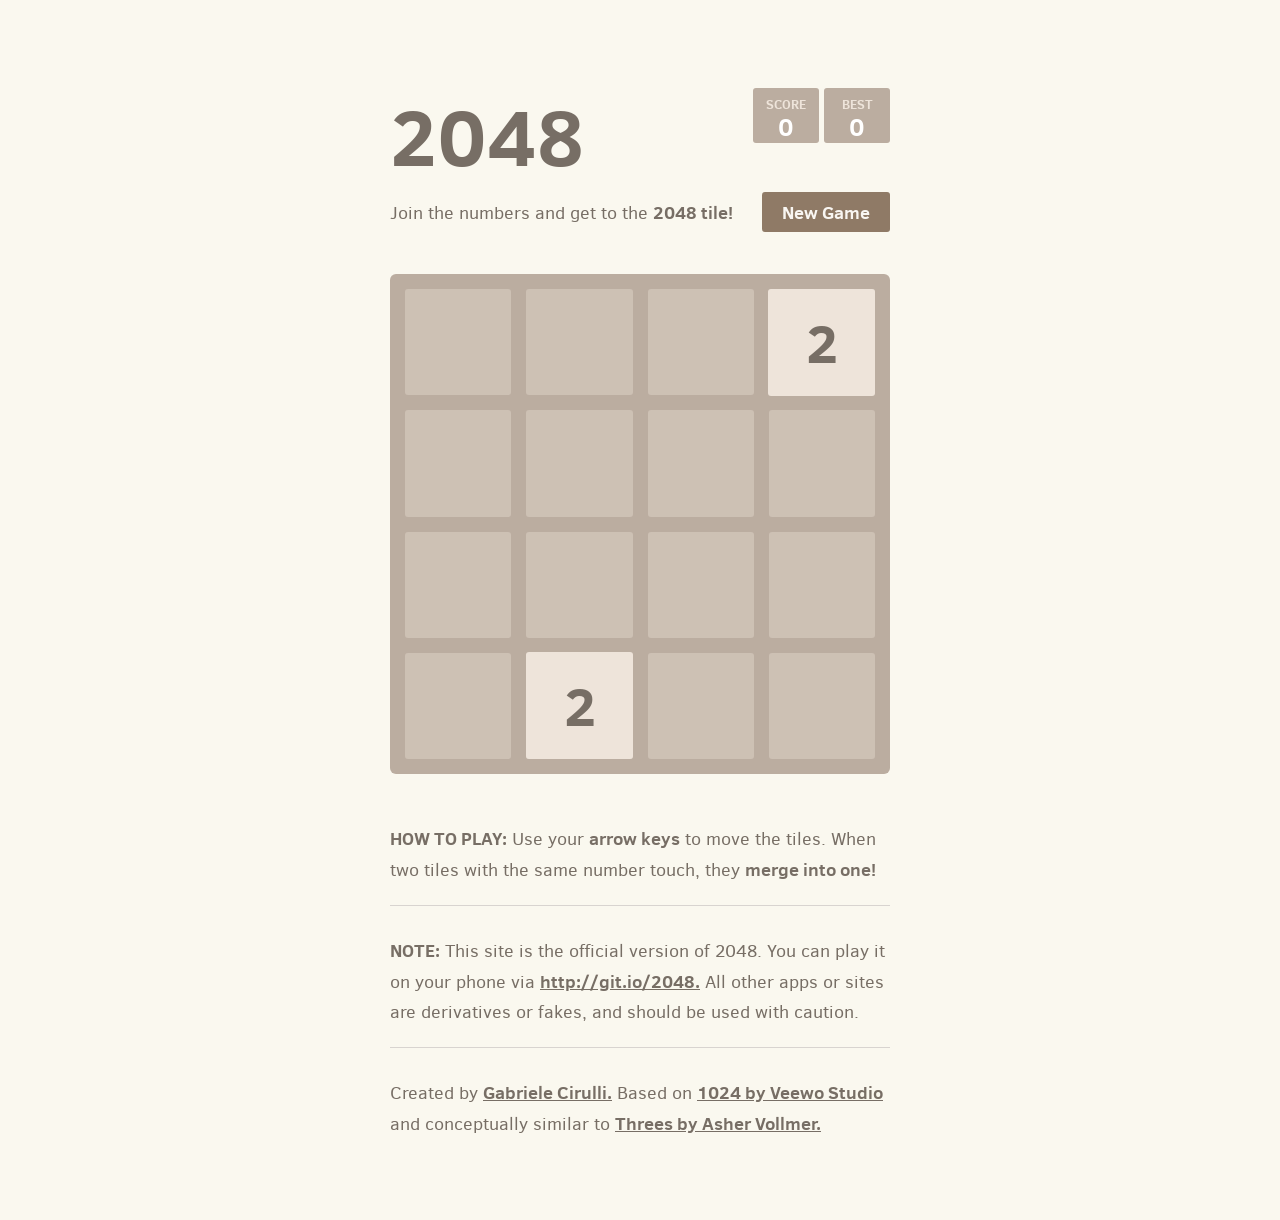
<file: games/ports/2048/index.html>
<!DOCTYPE html>
<html>
<head>
  <meta charset="utf-8">
  <title>2048</title>

  <link href="style/main.css" rel="stylesheet" type="text/css">
  <link rel="shortcut icon" href="favicon.ico">
  <link rel="apple-touch-icon" href="meta/apple-touch-icon.png">
  <link rel="apple-touch-startup-image" href="meta/apple-touch-startup-image-640x1096.png" media="(device-width: 320px) and (device-height: 568px) and (-webkit-device-pixel-ratio: 2)"> <!-- iPhone 5+ -->
  <link rel="apple-touch-startup-image" href="meta/apple-touch-startup-image-640x920.png"  media="(device-width: 320px) and (device-height: 480px) and (-webkit-device-pixel-ratio: 2)"> <!-- iPhone, retina -->
  <meta name="apple-mobile-web-app-capable" content="yes">
  <meta name="apple-mobile-web-app-status-bar-style" content="black">

  <meta name="HandheldFriendly" content="True">
  <meta name="MobileOptimized" content="320">
  <meta name="viewport" content="width=device-width, target-densitydpi=160dpi, initial-scale=1.0, maximum-scale=1, user-scalable=no, minimal-ui">
</head>
<body>
  <div class="container">
    <div class="heading">
      <h1 class="title">2048</h1>
      <div class="scores-container">
        <div class="score-container">0</div>
        <div class="best-container">0</div>
      </div>
    </div>

    <div class="above-game">
      <p class="game-intro">Join the numbers and get to the <strong>2048 tile!</strong></p>
      <a class="restart-button">New Game</a>
    </div>

    <div class="game-container">
      <div class="game-message">
        <p></p>
        <div class="lower">
	        <a class="keep-playing-button">Keep going</a>
          <a class="retry-button">Try again</a>
        </div>
      </div>

      <div class="grid-container">
        <div class="grid-row">
          <div class="grid-cell"></div>
          <div class="grid-cell"></div>
          <div class="grid-cell"></div>
          <div class="grid-cell"></div>
        </div>
        <div class="grid-row">
          <div class="grid-cell"></div>
          <div class="grid-cell"></div>
          <div class="grid-cell"></div>
          <div class="grid-cell"></div>
        </div>
        <div class="grid-row">
          <div class="grid-cell"></div>
          <div class="grid-cell"></div>
          <div class="grid-cell"></div>
          <div class="grid-cell"></div>
        </div>
        <div class="grid-row">
          <div class="grid-cell"></div>
          <div class="grid-cell"></div>
          <div class="grid-cell"></div>
          <div class="grid-cell"></div>
        </div>
      </div>

      <div class="tile-container">

      </div>
    </div>

    <p class="game-explanation">
      <strong class="important">How to play:</strong> Use your <strong>arrow keys</strong> to move the tiles. When two tiles with the same number touch, they <strong>merge into one!</strong>
    </p>
    <hr>
    <p>
    <strong class="important">Note:</strong> This site is the official version of 2048. You can play it on your phone via <a href="http://git.io/2048">http://git.io/2048.</a> All other apps or sites are derivatives or fakes, and should be used with caution.
    </p>
    <hr>
    <p>
    Created by <a href="http://gabrielecirulli.com" target="_blank">Gabriele Cirulli.</a> Based on <a href="https://itunes.apple.com/us/app/1024!/id823499224" target="_blank">1024 by Veewo Studio</a> and conceptually similar to <a href="http://asherv.com/threes/" target="_blank">Threes by Asher Vollmer.</a>
    </p>
  </div>

  <script src="js/bind_polyfill.js"></script>
  <script src="js/classlist_polyfill.js"></script>
  <script src="js/animframe_polyfill.js"></script>
  <script src="js/keyboard_input_manager.js"></script>
  <script src="js/html_actuator.js"></script>
  <script src="js/grid.js"></script>
  <script src="js/tile.js"></script>
  <script src="js/local_storage_manager.js"></script>
  <script src="js/game_manager.js"></script>
  <script src="js/application.js"></script>
</body>
</html>
</file>
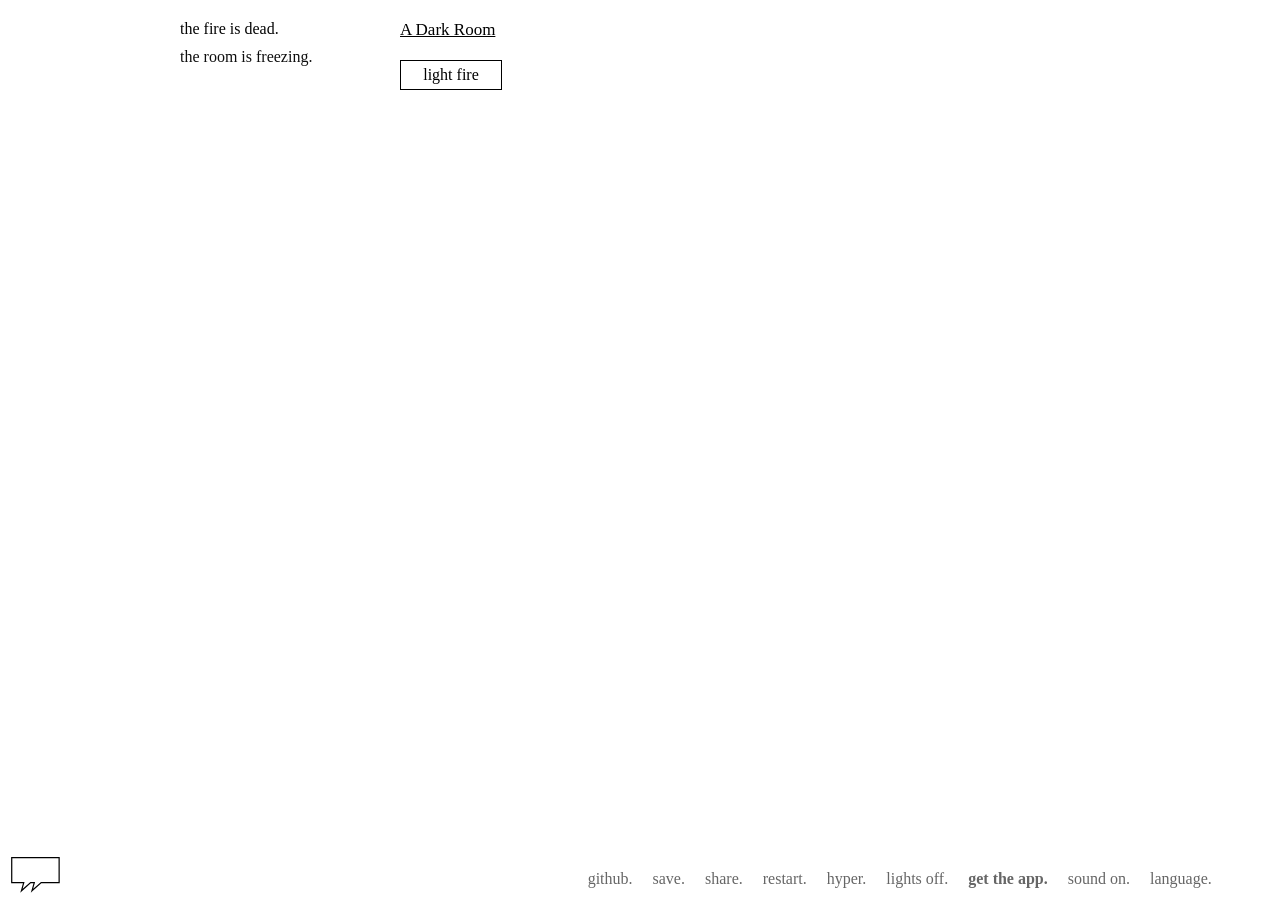
<file: games/ports/adarkroom/index.html>
<!DOCTYPE html>
<html itemscope itemtype="https://schema.org/CreativeWork">
<head>
	<meta charset="UTF-8"/>
	<!--  
		A Dark Room (v1.4)
		==================
		
		A minimalist text adventure by Michael Townsend and all his friends.
		Inspired by Candy Box (https://candybox2.github.io/candybox)
		Contribute on GitHub! (https://github.com/doublespeakgames/adarkroom/)
	-->
	<title>A Dark Room</title>
	<meta itemprop="description" name="description" property="og:description" content="A minimalist text adventure">
	<meta itemprop="image" property="og:image" content="img/adr.png" />
	<meta itemprop="name" property="og:title" content="A Dark Room" />
	<link rel="shortcut icon" href="favicon.ico" />
	<link rel="image_src" href="img/adr.png" />
	<script src="lib/jquery.min.js"></script>
	<script>
		if(!window.jQuery) {
			document.write('<script src="lib/jquery.min.js"><\/script>')
		}
	</script>
	<script src="lib/jquery.color-2.1.2.min.js"></script>
	<script src="lib/jquery.event.move.js"></script>
	<script src="lib/jquery.event.swipe.js"></script>
	<script src="lib/base64.js"></script>
	<script src="lib/translate.js"></script>
	
	<script src="lang/langs.js"></script>
	
	<script>
		// try to read "lang" param's from url
		var lang = decodeURIComponent((new RegExp('[?|&]lang=' + '([^&;]+?)(&|#|;|$)').exec(location.search)||[,""])[1].replace(/\+/g, '%20'))||null;
		// if no language requested, try to read it from local storage
		if(!lang){
			try {
				lang = localStorage.lang;
			} catch(e) {}
		}
		// if a language different than english requested, load all translations
		if(lang && lang != 'en'){
			document.write('<script src="lang/'+lang+'/strings.js"><\/script>');
			document.write('<link rel="stylesheet" type="text/css" href="lang/'+lang+'/main.css" \/>');
		}
	</script>
	
	<script src="script/Button.js"></script>
	<script src="script/audioLibrary.js"></script>
	<script src="script/audio.js"></script>
	<script src="script/engine.js"></script>
	<script src="script/state_manager.js"></script>
	<script src="script/header.js"></script>
	<script src="script/notifications.js"></script>
	<script src="script/events.js"></script>
	<script src="script/room.js"></script>
	<script src="script/outside.js"></script>
	<script src="script/world.js"></script>
	<script src="script/path.js"></script>
	<script src="script/ship.js"></script>
  <script src="script/space.js"></script>
  <script src="script/fabricator.js"></script>
	<script src="script/prestige.js"></script>
	<script src="script/scoring.js"></script>
	<!-- Event modules -->
	<script src="script/events/global.js"></script>
	<script src="script/events/room.js"></script>
	<script src="script/events/outside.js"></script>
	<script src="script/events/encounters.js"></script>
  <script src="script/events/setpieces.js"></script>
  <script src="script/events/marketing.js"></script>
	<script src="script/events/executioner.js"></script>
	
	<script type='text/javascript'>
		var oldIE = false;
	</script>
	<!--[if lt IE 9]> 
		<script type="text/javascript">oldIE = true;</script> 
	<![endif]-->
	
	<link rel="stylesheet" type="text/css" href="css/main.css" />
	<link rel="stylesheet" type="text/css" href="css/room.css" />
	<link rel="stylesheet" type="text/css" href="css/outside.css" />
	<link rel="stylesheet" type="text/css" href="css/path.css" />
	<link rel="stylesheet" type="text/css" href="css/world.css" />
	<link rel="stylesheet" type="text/css" href="css/ship.css" />
  <link rel="stylesheet" type="text/css" href="css/space.css" />
  <link rel="stylesheet" type="text/css" href="css/fabricator.css" />
	
	<script src="script/localization.js"></script>
	
	
	
	
</head>
<body>
	<div id="wrapper">
		<div id="saveNotify"><script>document.write(_("saved."));</script></div>
		<div id="content">
			<div id="outerSlider">
				<div id="main">
					<div id="header"></div>
				</div>
			</div>
		</div>
  </div>
  <a class="logo" href="https://www.doublespeakgames.com" alt="doublespeak games" target="_blank">
    <svg xmlns:dc="http://purl.org/dc/elements/1.1/" xmlns:cc="http://creativecommons.org/ns#" xmlns:rdf="http://www.w3.org/1999/02/22-rdf-syntax-ns#" xmlns:svg="http://www.w3.org/2000/svg" xmlns="http://www.w3.org/2000/svg" version="1.1" viewBox="0 0 41.75 32.84375" class="logo-icon">
      <path d="m 18.024533,28.5722 c 2.532365,-2.243 5.064679,-4.4861 7.596993,-6.7292 4.907813,0 9.815625,0 14.723438,0 0,-6.8136 0,-13.6272 0,-20.4408 -12.976656,0 -25.953312,0 -38.9299676,0 0,6.8136 0,13.6272 0,20.4408 3.2917905,0 6.5835811,0 9.8753716,0 -0.643311,2.2431 -1.286622,4.4861 -1.9299604,6.7292 2.5323644,-2.243 5.0646784,-4.4861 7.5969924,-6.7292 0.999066,0 1.998131,0 2.997197,0 -0.643345,2.2431 -1.286691,4.4861 -1.930064,6.7292 z" style="stroke-width:1.0;fill:none;stroke-linejoin:miter;stroke-miterlimit:10;stroke-dasharray:none"></path>
    </svg>
  </a>
</body>
</html>
</file>
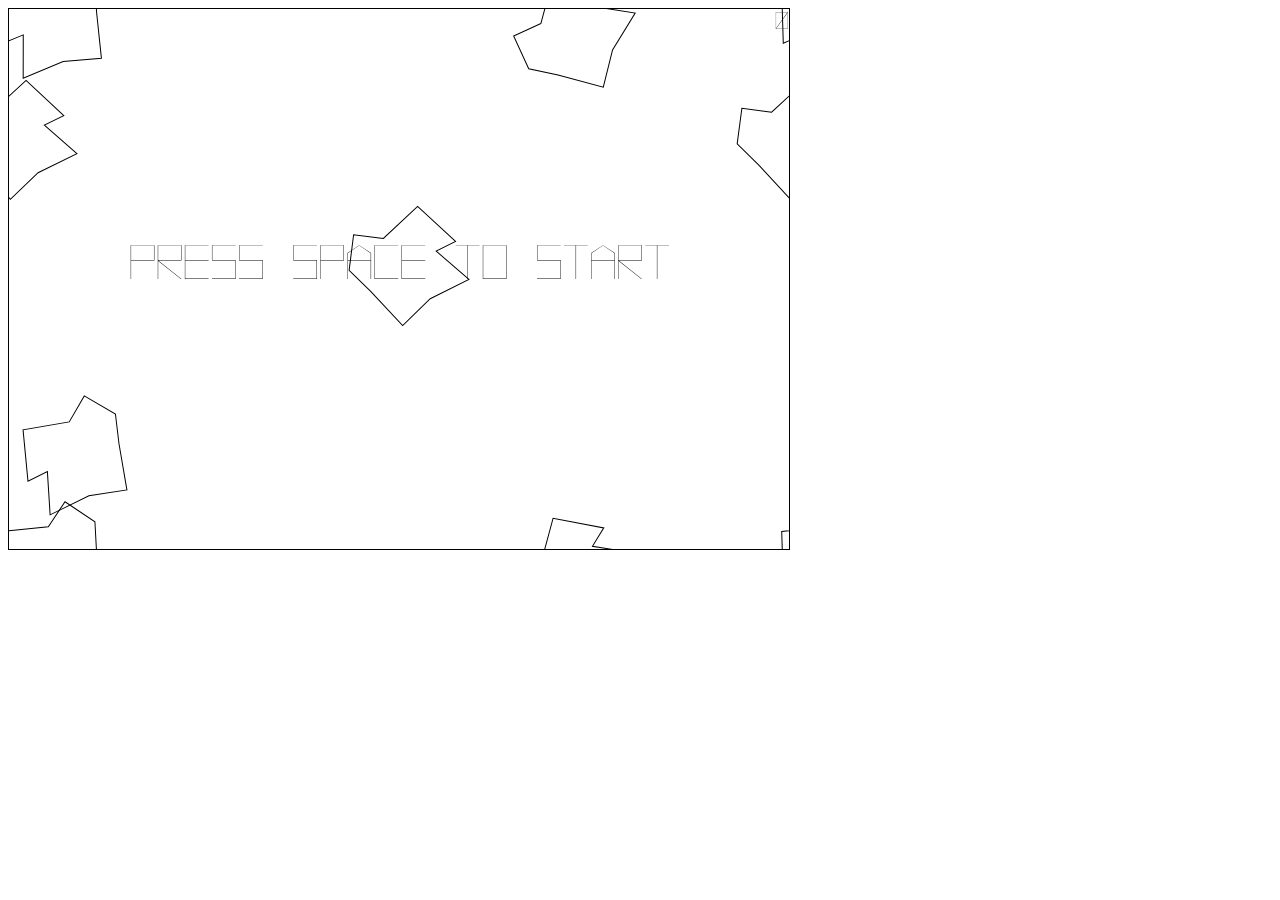
<file: games/ports/asteroids/index.html>
<html>
  <head>
    <script src="jquery-1.4.1.min.js"></script>
    <script src="vector_battle_regular.typeface.js"></script>
    <script src="ipad.js"></script>
    <script src="game.js"></script>
    <style>
      #canvas { border:1px solid black; top:0px; left:0px; }
      .button { position:absolute; border:1px solid black; }
      #left-controls { position:absolute; left:1px; bottom:0px; display:none; }
      #right-controls { position:absolute; right:1px; bottom:0px; display:none; }
      #up { width:200px; height:100px; bottom:100px;}
      #left { width:100px; height:100px; bottom:0px;}
      #right { width:100px; height:100px; bottom:0px; left:100px; }
      #space { width:200px; height:200px; bottom:0px; right:0px; }
    </style>
  </head>
  <body>
    <div id="game-container">
      <canvas id="canvas" width="780" height="540"></canvas>
      <div id="left-controls">
        <div id="up" class='button'>THRUST</div>
        <div id="left" class='button'>LEFT</div>
        <div id="right" class='button'>RIGHT</div>
      </div>
      <div id="right-controls">
        <div id="space" class='button'>FIRE</div>
      </div>
    </div>
  </body>
</html>
</file>
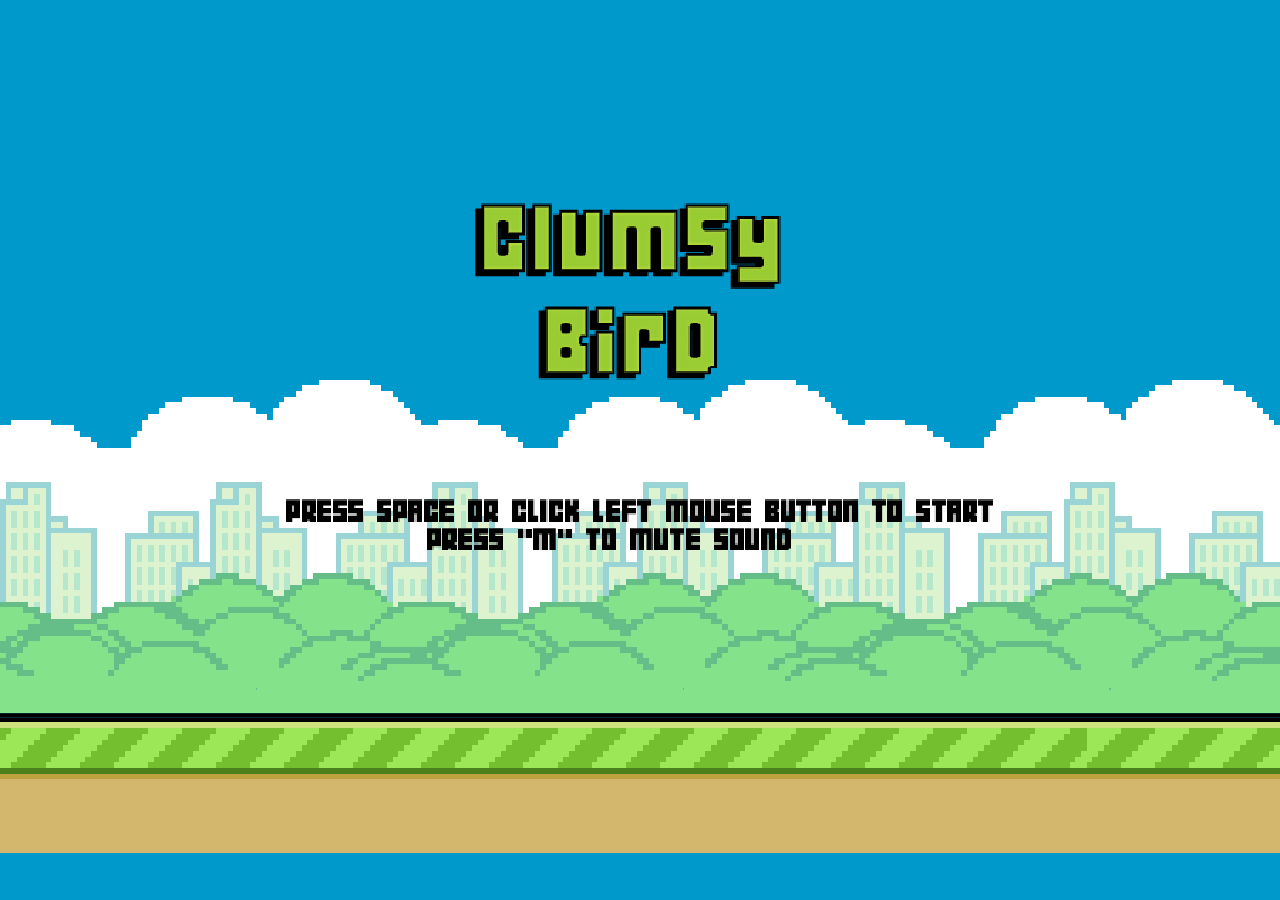
<file: games/ports/clumsy-bird/index.html>
<!DOCTYPE HTML>
<html lang="en">
    <head>
        <title>Clumsy Bird</title>
        <link rel="apple-touch-icon-precomposed" href="data/img/touch-icon-iphone.png"/>
        <link rel="apple-touch-icon-precomposed" sizes="120x120" href="data/img/touch-icon-iphone-retina.png"/>
        <link rel="shortcut icon" href="data/img/favicon.ico">
        <link rel="stylesheet" type="text/css" media="screen" href="index.css">
        <meta id="viewport" name="viewport" content="width=device-width, initial-scale=1, maximum-scale=1, user-scalable=no">
        <meta name="apple-mobile-web-app-capable" content="yes">
        <meta name="apple-mobile-web-app-status-bar-style" content="black">
        <meta name="apple-mobile-web-app-title" content="Clumsy Bird">
        <meta charset="UTF-8" />
        <meta name="description" content="Clumsy Bird - A Flappy Bird clone using MelonJS"/>
        <meta name="keywords" content="flappybird, flappy, bird, game, html5, melonjs,clone"/>
        <meta name="robots" content="index, follow">
        <meta name="google-site-verification" content="RDZI9SqVaffd48uHfZMv67-YdvviOMe2HuULEYqVgd4" />
        <meta property="og:image" content="http://ellisonleao.github.io/clumsy-bird/data/img/bg.png" />
        <meta property="og:title" content="Clumsy Bird - A Flappy Bird clone using MelonJS"/>
        <meta property="og:url" content="http://ellisonleao.github.io/clumsy-bird/"/>
        <meta property="og:site_name" content="Clumsy Bird - MelonJS"/>

        <!-- Twitter Card -->
        <meta name="twitter:hashtag" content="clumsybird" />
        <meta name="twitter:card" content="summary" />
        <meta name="twitter:site" content="@ellisonleao" />
        <meta name="twitter:creator" content="@ellisonleao" />
        <meta name="twitter:title" content="Clumsy Bird" />
        <meta name="twitter:description" content="A Flappy Bird melonJS clone" />

        <!-- Humans -->
        <link rel="author" href="humans.txt" />
    </head>

    <body>
        <!-- Canvas placeholder -->
        <div id="screen"></div>

        <!-- melonJS Library -->
        <script type="text/javascript" src="js/melonJS-min.js" ></script>
        <script type="text/javascript" src="build/clumsy-min.js" ></script>
        <script type="text/javascript">
            window.onReady(function onReady() {
                game.onload();
            });
        </script>

    </body>
</html>
</file>
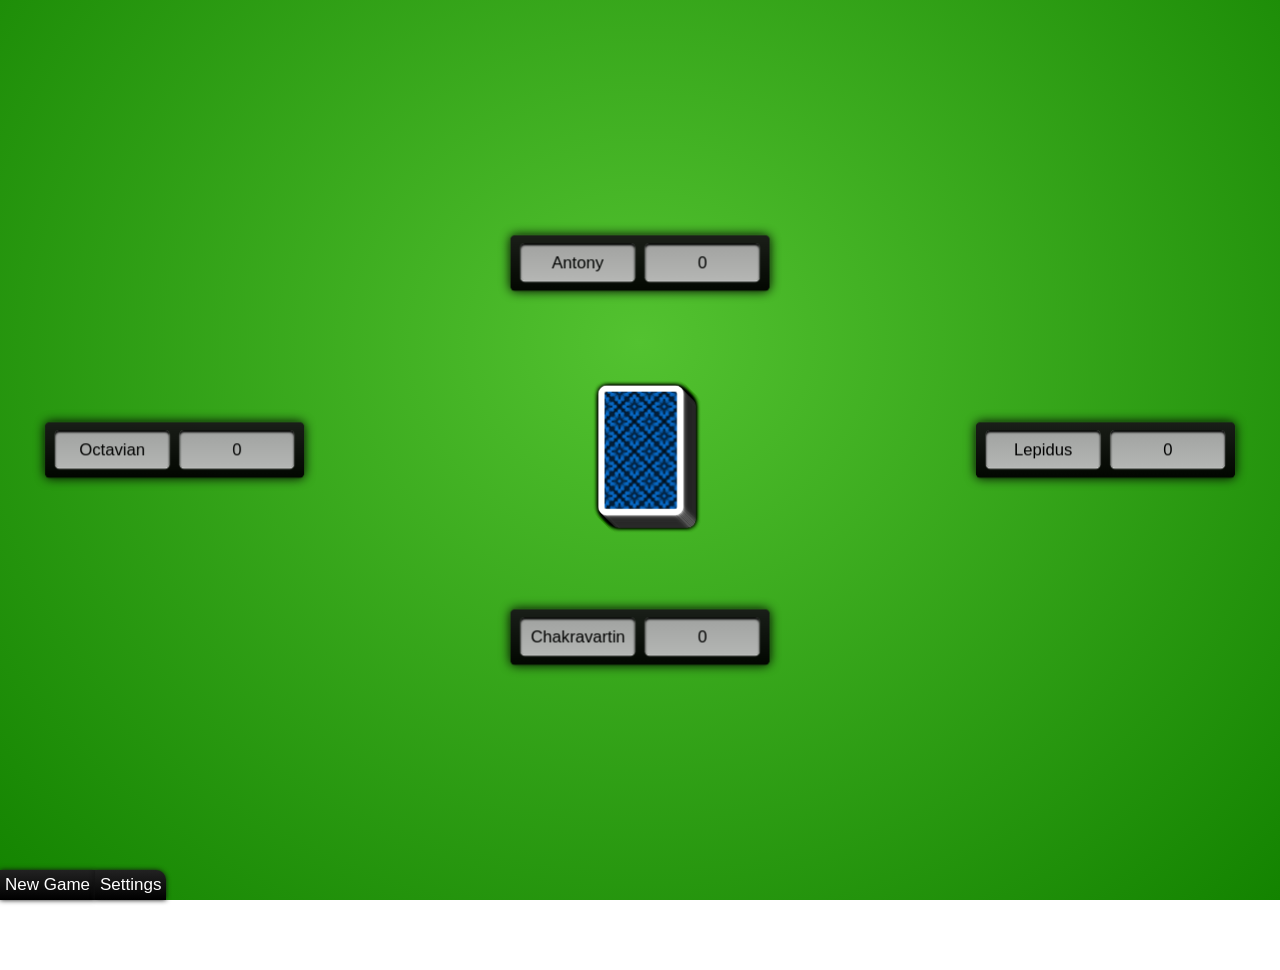
<file: games/ports/hearts/index.html>
<!DOCTYPE html>
<html manifest="manifest.appcache">
<head>
	<meta http-equiv="X-UA-Compatible" content="IE=edge,chrome=1">
	<meta name = "viewport" content = "user-scalable=no, initial-scale=1.0, maximum-scale=1.0, width=device-width">
	<meta name="apple-mobile-web-app-capable" content="yes">
	<meta name="description" content="Hearts card game with HTML5.">
	<meta name="keywords" content="Hearts HTML5 JavaScript">
	<meta name="author" content="Yao Yujian">
	<meta charset="UTF-8">
	<title>Hearts</title>
	<link rel='stylesheet' href='style.css' type='text/css' />
</head>
<body ontouchstart="">
	<div id = 'main-button-group'>
		<button class = 'main-button newgame-but'>New Game</button>
		<button class = 'main-button' id = 'settings-but'>Settings</button>
	</div>
	<div id = 'game-region'></div>
	<div id = 'control-region' hidden>
		<div id = 'settings-dialog' hidden>
			<h3>Settings</h3>
			<table>
				<tbody>
					<tr>
						<th>Player</th>
						<th>Name</th>
						<th>Level</th>
					</tr>
					<tr>
						<td>Player 1(you):</td>
						<td class = 'player-set-name one' contentEditable></td>
					</tr>
					<tr>
						<td>Player 2(East):</td>
						<td class = 'player-set-name two' contentEditable></td>
						<td class = 'player-diff two'>
							<input type="number" min="1" max="4">
						</td>
					</tr>
					<tr>
						<td>Player 3(North):</td>
						<td class = 'player-set-name three' contentEditable></td>
						<td class = 'player-diff three'>
							<input type="number" min="1" max="4">
						</td>
					</tr>
					<tr>
						<td>Player 4(West):</td>
						<td class = 'player-set-name four' contentEditable></td>
						<td class = 'player-diff four'>
							<input type="number" min="1" max="4">
						</td>
					</tr>
				</tbody>
			</table>
		</div>
		<button class="back-but">Back</button>
		<button class="newgame-but">Apply</button>
	</div>
	
	<script data-main='js/main' src='js/lib/require.js'></script>
	
</body>
</html>
</file>
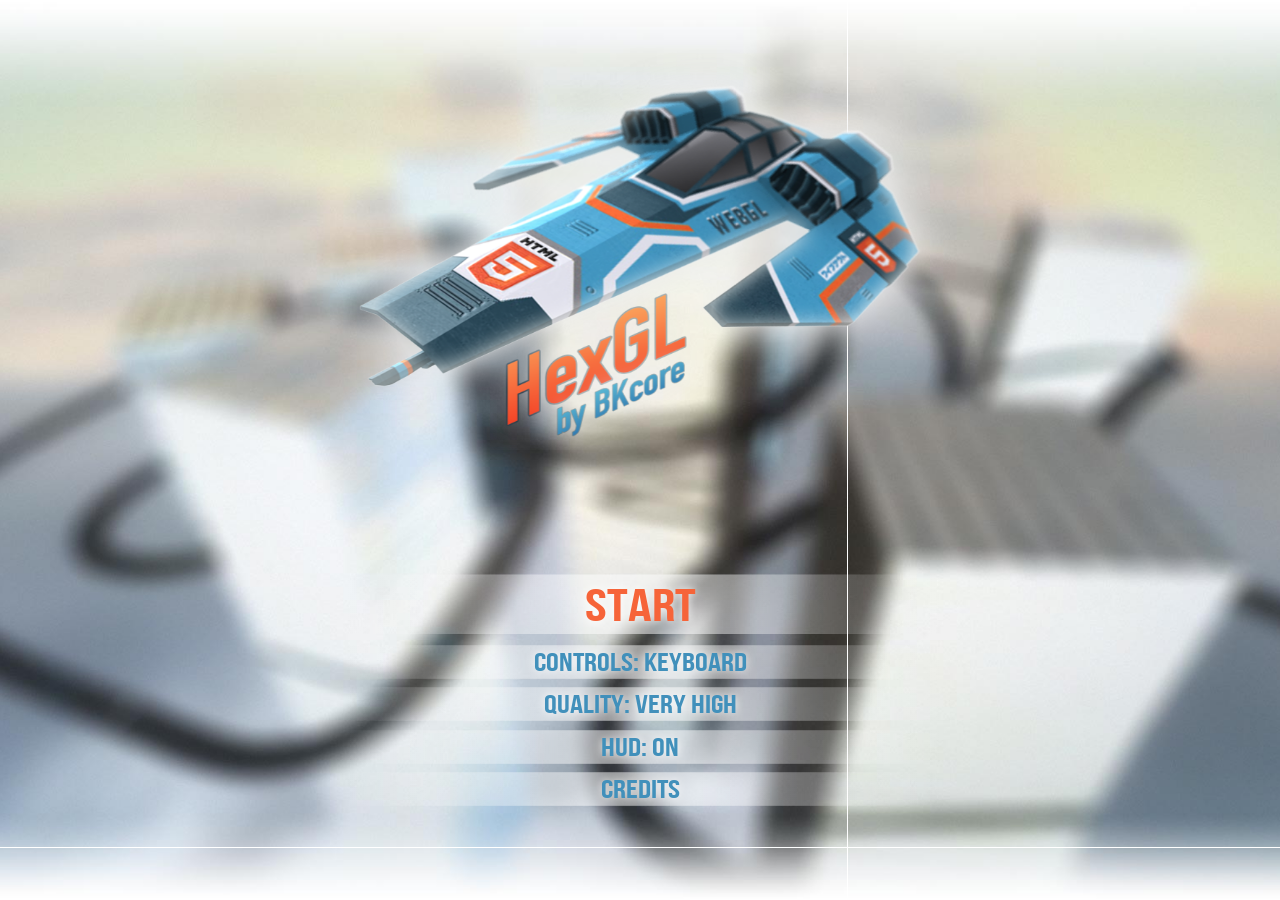
<file: games/ports/hexgl/index.html>
<!doctype html>
<html lang="en">
  <head>
    <title>HexGL by BKcore</title>
    <meta charset="utf-8">
    <meta name="description" content="HexGL is a futuristic racing game built by Thibaut Despoulain (BKcore) using HTML5, Javascript and WebGL. Come challenge your friends on this fast-paced 3D game!">
    <meta property="og:title" content="HexGL, the HTML5 futuristic racing game." />
    <meta property="og:type" content="game" />
    <meta property="og:url" content="http://hexgl.bkcore.com/" />
    <meta property="og:image" content="http://hexgl.bkcore.com/image.png" />
    <meta property="og:site_name" content="HexGL by BKcore" />
    <meta property="fb:admins" content="1482017639" />
    <link rel="icon" href="http://hexgl.bkcore.com/favicon.png" type="image/png">
    <link rel="shortcut icon" href="http://hexgl.bkcore.com/favicon.png" type="image/png">
    <meta name="viewport" content="width=device-width, user-scalable=no, minimum-scale=1.0, maximum-scale=1.0">
    <link rel="stylesheet" href="css/multi.css" type="text/css" charset="utf-8">
    <link rel="stylesheet" href="css/fonts.css" type="text/css" charset="utf-8">
    <style>
      body {
        padding:0;
        margin:0;
      }
      canvas { pointer-events:none; width: 100%;}
      #overlay{
        position: absolute;
        z-index: 9999;
        top: 0;
        left: 0;
        width: 100%;
      }
    </style>
    
  </head>

  <body>
    <div id="step-1">
      <div id="global"></div>
      <div id="title">
      </div>
      <div id="menucontainer">
        <div id="menu">
          <div id="start">Start</div>
          <div id="s-controlType">Controls: Keyboard</div>
          <div id="s-quality">Quality: High</div>
          <div id="s-hud">HUD: On</div>
          <div id="s-godmode" style="display: none">Godmode: Off</div>
          <div id="s-credits">Credits</div>
        </div>
      </div>
    </div>
    <div id="step-2" style="display: none">
      <div id="ctrl-help">Click/Touch to continue.</div>
    </div>
    <div id="step-3" style="display: none">
      <div id="progressbar"></div>
    </div>
    <div id="step-4" style="display: none">
      <div id="overlay"></div>
      <div id="main"></div>
    </div>
    <div id="step-5" style="display: none">
      <div id="time"></div>
      <div id="ctrl-help">Click/Touch to continue.</div>
    </div>
    <div id="credits" style="display: none">
      <h3>Code</h3>
      <p><b>Concept and Development</b><br>Thibaut Despoulain (BKcore)</p>
      <p><b>Contributors</b><br>townxelliot<br>mahesh.kk</p>
      <p><b>Technologies</b><br>WebGL<br>JavaScript<br>CoffeeScript<br>Three.js<br>LeapMotion</p>
      <h3>Graphics</h3>
      <p><b>HexMKI base model</b><br>Charnel</p>
      <p><b>Track texture</b><br>Nobiax</p>
      <h4>Click anywhere to continue.</h4>
    </div>

    <div id="leapinfo" style="display: none"></div>

    <script src="libs/leap-0.4.1.min.js"></script>
    <script src="libs/Three.dev.js"></script>
    <script src="libs/ShaderExtras.js"></script>
    <script src="libs/postprocessing/EffectComposer.js"></script>
    <script src="libs/postprocessing/RenderPass.js"></script>
    <script src="libs/postprocessing/BloomPass.js"></script>
    <script src="libs/postprocessing/ShaderPass.js"></script>
    <script src="libs/postprocessing/MaskPass.js"></script>
    <script src="libs/Detector.js"></script>
    <script src="libs/Stats.js"></script>
    <script src="libs/DAT.GUI.min.js"></script>

    <script src="bkcore.coffee/controllers/TouchController.js"></script>
    <script src="bkcore.coffee/controllers/OrientationController.js"></script>
    <script src="bkcore.coffee/controllers/GamepadController.js"></script>

    <script src="bkcore.coffee/Timer.js"></script>
    <script src="bkcore.coffee/ImageData.js"></script>
    <script src="bkcore.coffee/Utils.js"></script>

    <script src="bkcore/threejs/RenderManager.js"></script>
    <script src="bkcore/threejs/Shaders.js"></script>
    <script src="bkcore/threejs/Particles.js"></script>
    <script src="bkcore/threejs/Loader.js"></script>

    <script src="bkcore/Audio.js"></script>

    <script src="bkcore/hexgl/HUD.js"></script>
    <script src="bkcore/hexgl/RaceData.js"></script>
    <script src="bkcore/hexgl/ShipControls.js"></script>
    <script src="bkcore/hexgl/ShipEffects.js"></script>
    <script src="bkcore/hexgl/CameraChase.js"></script>
    <script src="bkcore/hexgl/Gameplay.js"></script>

    <script src="bkcore/hexgl/tracks/Cityscape.js"></script>

    <script src="bkcore/hexgl/HexGL.js"></script>

    <script src="launch.js"></script>

  </body>
</html>
</file>
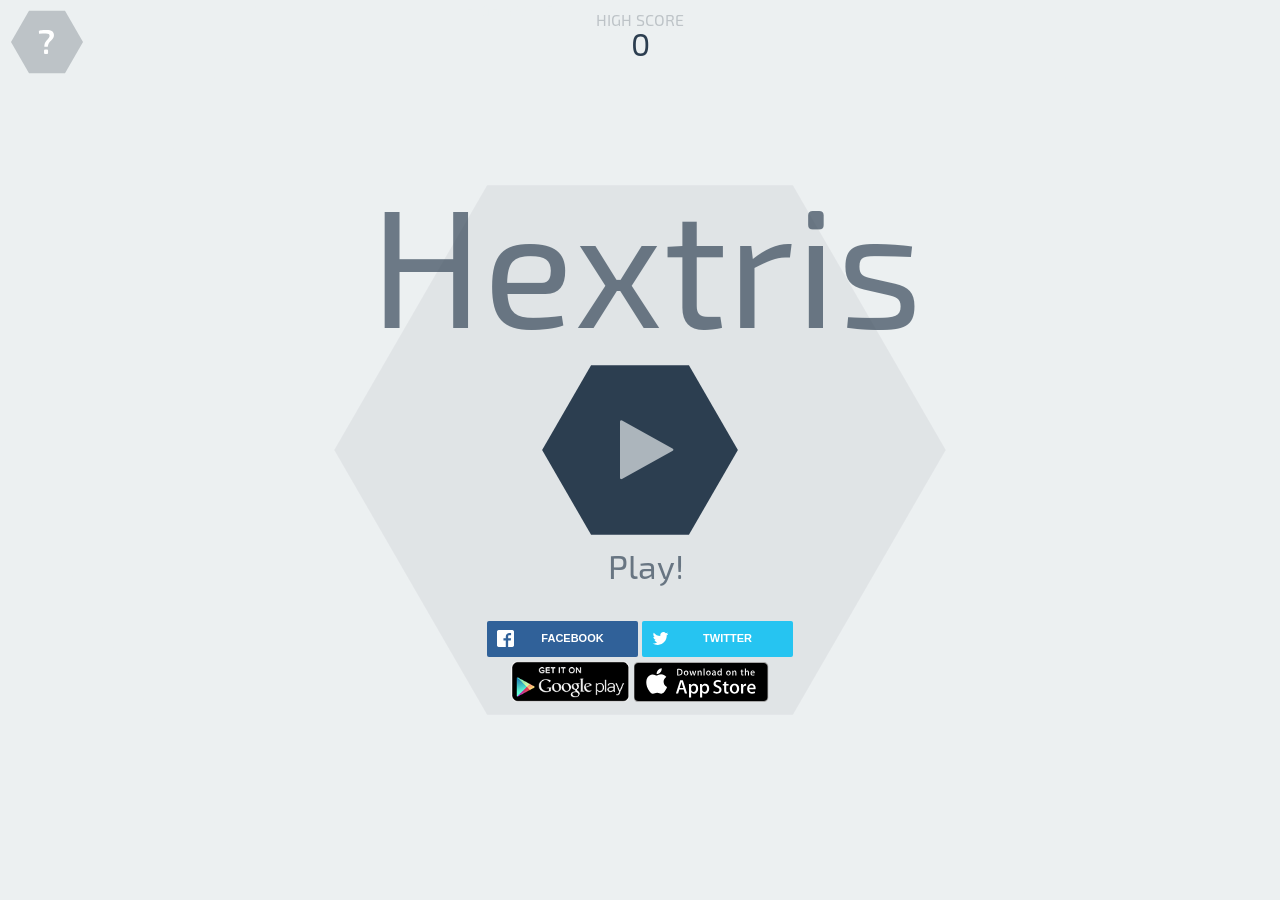
<file: games/ports/hextris/index.html>
<!DOCTYPE html>
<html lang='en'>
	<head>
		<title>Hextris</title>
		<meta name="description" content="An addictive puzzle game inspired by Tetris.">
		<link rel="manifest" href="manifest.webmanifest">
		<meta name="apple-itunes-app" content="app-id=903769553"/>
		<meta name="apple-mobile-web-app-title" content="Hextris">
		<meta name="apple-mobile-web-app-capable" content="yes">
		<link rel="apple-touch-icon" sizes="120x120" href="images/icons/apple-touch-120.png">
		<link rel="apple-touch-icon" sizes="152x152" href="images/icons/apple-touch-152.png">
		<link rel="apple-touch-icon" sizes="167x167" href="images/icons/apple-touch-167.png">
		<link rel="apple-touch-icon" sizes="180x180" href="images/icons/apple-touch-180.png">
		<link rel="apple-touch-icon" sizes="512x512" href="images/icons/apple-touch-512.png">
		<meta name="viewport" content="width=device-width, initial-scale=1, maximum-scale=1, user-scalable=0, minimal-ui"/>
		<meta property="og:url" content="http://hextris.github.io/hextris/"/>
		<meta property="og:site_name" content="Hextris"/>
		<meta property="og:title" content="Hextris"/>
		<meta property="og:description" content="An addictive puzzle game inspired by Tetris."/>
		<meta property="og:type" content="website"/>
		<meta property="og:author" content="https://www.facebook.com/hextris"/>
		<meta property="og:image" content="http://hextris.github.io/hextris/images/facebook-opengraph.png"/>
		<meta property="og:image:width" content="1200"/>
		<meta property="og:image:height" content="630"/>
		<meta property="twitter:card" content="summary"/>
		<meta property="twitter:site" content="@hextris"/>
		<meta property="twitter:site:id" content="2742209678"/>
		<meta property="twitter:creator" content="@hextris"/>
		<meta property="twitter:creator:id" content="2742209678"/>
		<meta property="twitter:domain" content="http://hextris.github.io"/>
		<meta property="twitter:title" content="Hextris"/>
		<meta property="twitter:description" content="An addictive puzzle game inspired by Tetris."/>
		<meta property="twitter:image:src" content="http://hextris.github.io/hextris/images/twitter-opengraph.png"/>
		<meta property="twitter:image:width" content="512"/>
		<meta property="twitter:image:height" content="512"/>
		<meta property="twitter:app:id:iphone" content="id903769553">
		<meta property="twitter:app:id:ipad" content="id903769553">
		<meta property="twitter:app:id:googleplay" content="com.hextris.hextris">
		<meta property="twitter:app:country" content="us">
		<meta property="twitter:app:url:iphone" content="itunes.apple.com/us/app/id903769553?mt=8">
		<meta property="twitter:app:url:ipad" content="itunes.apple.com/us/app/id903769553?mt=8">
		<meta property="twitter:app:url:googleplay" content="https://play.google.com/store/apps/details?id=com.hextris.hextris">
		<link rel="icon" type="image/png" href="favicon.ico">
		<link href='https://fonts.googleapis.com/css?family=Exo+2' rel='stylesheet' type='text/css'>
		<link rel="stylesheet" href="style/fa/css/font-awesome.min.css">
		<link rel="stylesheet" type="text/css" href="style/style.css">
		<script type='text/javascript' src="vendor/hammer.min.js"></script>
		<script type='text/javascript' src="vendor/js.cookie.js"></script>
		<script type='text/javascript' src="vendor/jsonfn.min.js"></script>
		<script type='text/javascript' src="vendor/keypress.min.js"></script>
		<script type='text/javascript' src="vendor/jquery.js"></script>
		<script type='text/javascript' src="js/save-state.js"></script>
		<script type='text/javascript' src="js/view.js"></script>
		<script type='text/javascript' src="js/wavegen.js"></script>
		<script type='text/javascript' src="js/math.js"></script>
		<script type='text/javascript' src="js/Block.js"></script>
		<script type='text/javascript' src="js/Hex.js"></script>
		<script type='text/javascript' src="js/Text.js"></script>
		<script type='text/javascript' src="js/comboTimer.js"></script>
		<script type='text/javascript' src="js/checking.js"></script>
		<script type='text/javascript' src='js/update.js'></script>
		<script type='text/javascript' src='js/render.js'></script>
		<script type='text/javascript' src="js/input.js"></script>
		<script type='text/javascript' src="js/main.js"></script>
		<script type='text/javascript' src="js/initialization.js"></script>
		<script src="vendor/sweet-alert.min.js"></script>
		<link rel="stylesheet" href="style/rrssb.css"/>
		
	</head>
	<body>
		<canvas id="canvas"></canvas>
		<div id="overlay" class="faded overlay"></div>
		<div id='startBtn' ></div>
		<div id="helpScreen" class='unselectable'>
			<div id='inst_main_body'></div>
		</div>
		<img id="openSideBar" class='helpText' src="./images/btn_help.svg"/>
		<div class="faded overlay"></div>
		<img id="pauseBtn" src="./images/btn_pause.svg"/>
		<img id='restartBtn' src="./images/btn_restart.svg"/>
		<div id='HIGHSCORE'>HIGH SCORE</div>
		
		<div id='highScoreInGameText'>
			<div id='highScoreInGameTextHeader'>HIGH SCORE</div><div id='currentHighScore'>10292</div>
		</div>
		<div id="gameoverscreen">
			<div id='container'>
				<div id='gameOverBox' class='GOTitle'>GAME OVER</div>
				<div id='cScore'>1843</div>
				<div id='highScoresTitle' class='GOTitle'>HIGH SCORES</div>
				<div class='score'><span class='scoreNum'>1.</span> <div id="1place" style="display:inline;">0</div></div>
				<div class='score'><span class='scoreNum'>2.</span> <div id="2place" style="display:inline;">0</div></div>
				<div class='score'><span class='scoreNum'>3.</span> <div id="3place" style="display:inline;">0</div></div>
			</div>
			<div id='bottomContainer'>
				<img id='restart' src='./images/btn_restart.svg' height='57px'>
				<div id='socialShare'>
					<?xml version="1.0" encoding="UTF-8" standalone="no"?>
					<svg width="224.6377px" height="57px"  viewBox="0 0 255 65" version="1.1" xmlns="http://www.w3.org/2000/svg" xmlns:xlink="http://www.w3.org/1999/xlink">
						<title>Share button</title>
						<defs>
						</defs>
						<g id="Page-1" stroke="none" stroke-width="1" fill="none" fill-rule="evenodd" sketch:type="MSPage">
							<g id="Game-over-" sketch:type="MSArtboardGroup" transform="translate(-95.000000, -565.000000)">
								<g id="Share-button" sketch:type="MSLayerGroup" transform="translate(95.000000, 565.000000)">
								<a style="cursor:pointer;"class="popup" onclick="window.open('https://twitter.com/intent/tweet?text=Can you beat my score of '+ score +' points at&button_hashtag=hextris ? http://hextris.github.io/hextris @hextris','name','width=600,height=400')" ><polygon  id="Score-hex-2" fill="#3498DB" sketch:type="MSShapeGroup" transform="translate(127.661316, 32.500000) rotate(-90.000000) translate(-127.661316, -32.500000) " points="127.661316 -94.814636 160.137269 -76.064636 160.137269 141.064636 127.661317 159.814636 95.185364 141.064636 95.1853635 -76.064636 "></polygon></a>
									<text style="cursor:pointer;"class="popup" onclick="window.open('https://twitter.com/intent/tweet?text=Can you beat my score of '+ score +' points at&button_hashtag=hextris ? http://hextris.github.io/hextris @hextris','name','width=600,height=400')" id="SHARE-MY-SCORE!" sketch:type="MSTextLayer" font-family="Exo" font-size="16" font-weight="420" fill="#FFFFFF">
										<tspan x="67" y="39">SHARE MY SCORE!</tspan>
									</text>
								</g>
							</g>
						</g>
					</svg>
				</div>
				<div id='buttonCont'>
					<ul class="rrssb-buttons">
						<li class="rrssb-facebook">
							<a href='http://www.facebook.com/sharer.php?s=100
								&p[url]=hextris.io' class="popup">
								<span class="rrssb-icon">
									<svg xmlns="http://www.w3.org/2000/svg" preserveAspectRatio="xMidYMid" width="29" height="29" viewBox="0 0 29 29">
										<path d="M26.4 0H2.6C1.714 0 0 1.715 0 2.6v23.8c0 .884 1.715 2.6 2.6 2.6h12.393V17.988h-3.996v-3.98h3.997v-3.062c0-3.746 2.835-5.97 6.177-5.97 1.6 0 2.444.173 2.845.226v3.792H21.18c-1.817 0-2.156.9-2.156 2.168v2.847h5.045l-.66 3.978h-4.386V29H26.4c.884 0 2.6-1.716 2.6-2.6V2.6c0-.885-1.716-2.6-2.6-2.6z"
										class="cls-2" fill-rule="evenodd"/>
									</svg>
								</span>
								<span class="rrssb-text">facebook</span>
							</a>
						</li>
						<li class="rrssb-twitter">
							<a href="http://twitter.com/home?status=Play Hextris! - http://hextris.github.io/ #hextris"
							class="popup">
								<span class="rrssb-icon">
									<svg xmlns="http://www.w3.org/2000/svg" width="28" height="28" viewBox="0 0 28 28">
										<path d="M24.253 8.756C24.69 17.08 18.297 24.182 9.97 24.62c-3.122.162-6.22-.646-8.86-2.32 2.702.18 5.375-.648 7.507-2.32-2.072-.248-3.818-1.662-4.49-3.64.802.13 1.62.077 2.4-.154-2.482-.466-4.312-2.586-4.412-5.11.688.276 1.426.408 2.168.387-2.135-1.65-2.73-4.62-1.394-6.965C5.574 7.816 9.54 9.84 13.802 10.07c-.842-2.738.694-5.64 3.434-6.48 2.018-.624 4.212.043 5.546 1.682 1.186-.213 2.318-.662 3.33-1.317-.386 1.256-1.248 2.312-2.4 2.942 1.048-.106 2.07-.394 3.02-.85-.458 1.182-1.343 2.15-2.48 2.71z"
										/>
									</svg>
								</span>
								<span class="rrssb-text">twitter</span>
							</a>
						</li>
				</ul>
					<div id='badges'>
						<a href="https://play.google.com/store/apps/details?id=com.hextris.hextris" ><img id='androidBadge' src='images/android.png'/></a>
						<a href ="https://itunes.apple.com/us/app/hextris/id903769553?mt=8"><img id='iOSBadge'  src='images/appstore.svg'/></a>
					</div>
				</div>
			</div>
		</div>
			<script type="text/javascript">
				(function addRussianSocialShare(){
					var lang=navigator.language || navigator.userLanguage;
					if (lang.substr(0, 2) == 'ru') {
						$('.rrssb-facebook').remove();
						var n=$.parseHTML('<li class="rrssb-vk"><a href="http://vk.com/share.php?url=http://kurtnoble.com/labs/rrssb/index.html" class="popup"><span class="rrssb-icon"><svg xmlns="http://www.w3.org/2000/svg" width="28" height="28" viewBox="70 70 378.7 378.7"><path d="M254.998 363.106h21.217s6.408-.706 9.684-4.23c3.01-3.24 2.914-9.32 2.914-9.32s-.415-28.47 12.796-32.663c13.03-4.133 29.755 27.515 47.482 39.685 13.407 9.206 23.594 7.19 23.594 7.19l47.407-.662s24.797-1.53 13.038-21.027c-.96-1.594-6.85-14.424-35.247-40.784-29.728-27.59-25.743-23.126 10.063-70.85 21.807-29.063 30.523-46.806 27.8-54.405-2.596-7.24-18.636-5.326-18.636-5.326l-53.375.33s-3.96-.54-6.892 1.216c-2.87 1.716-4.71 5.726-4.71 5.726s-8.452 22.49-19.714 41.618c-23.77 40.357-33.274 42.494-37.16 39.984-9.037-5.842-6.78-23.462-6.78-35.983 0-39.112 5.934-55.42-11.55-59.64-5.802-1.4-10.076-2.327-24.915-2.48-19.046-.192-35.162.06-44.29 4.53-6.072 2.975-10.757 9.6-7.902 9.98 3.528.47 11.516 2.158 15.75 7.92 5.472 7.444 5.28 24.154 5.28 24.154s3.145 46.04-7.34 51.758c-7.193 3.922-17.063-4.085-38.253-40.7-10.855-18.755-19.054-39.49-19.054-39.49s-1.578-3.873-4.398-5.947c-3.42-2.51-8.2-3.307-8.2-3.307l-50.722.33s-7.612.213-10.41 3.525c-2.488 2.947-.198 9.036-.198 9.036s39.707 92.902 84.672 139.72c41.234 42.93 88.048 40.112 88.048 40.112"/></svg></span><span class="rrssb-text">vk.com</span></a></li>');
						$('.rrssb-buttons').prepend(n);
					}})()
			</script>
		<script type="text/javascript" src='vendor/rrssb.min.js'></script>
	</body>
</html>
</file>
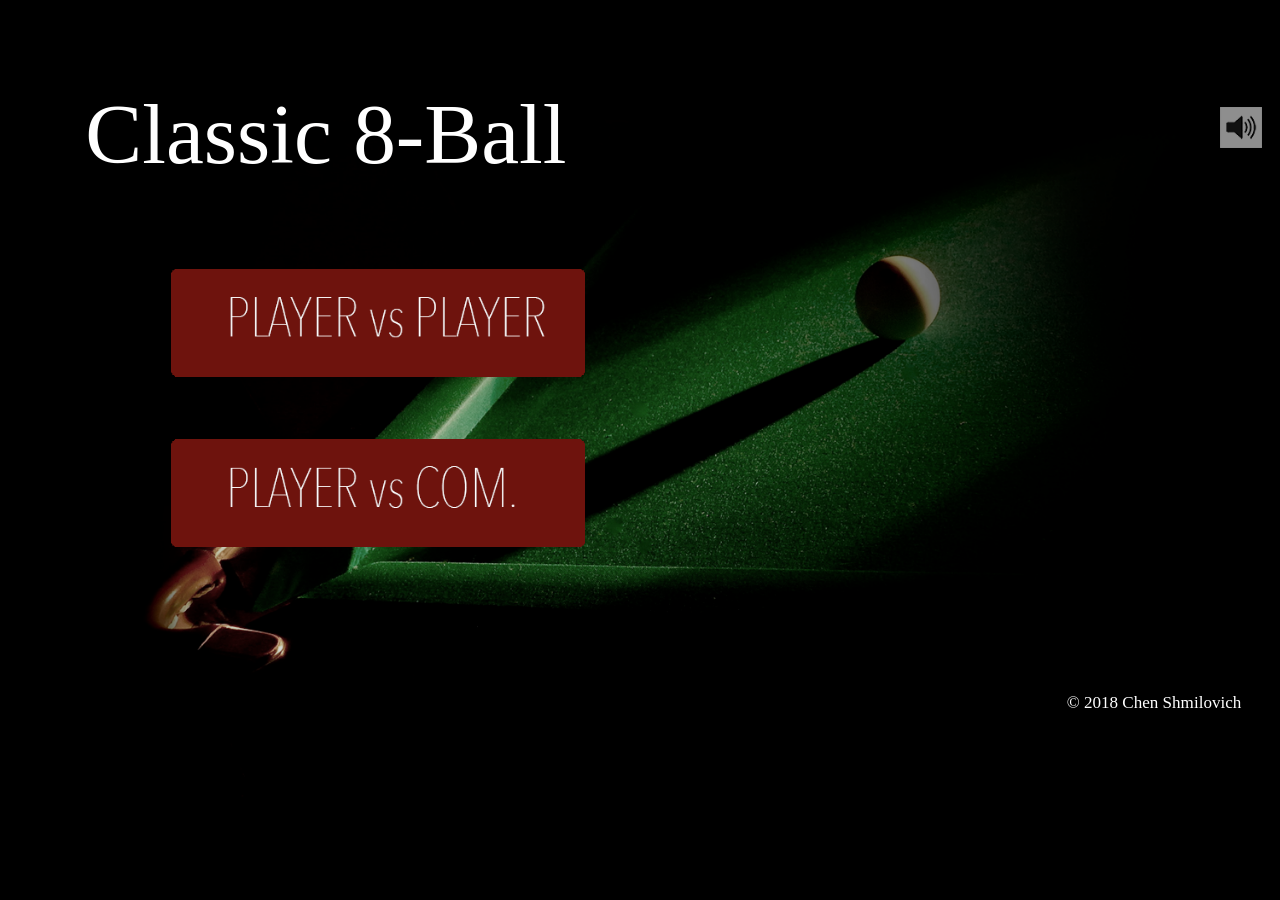
<file: games/ports/pool/index.html>
<!DOCTYPE html>
<html>
<head>
        <meta http-equiv="content-type" content="text/html; charset=UTF8">
    <title>Classic Pool Game</title>
    <link rel="stylesheet" type="text/css" href="css/game-layout.css"/>
    <link rel="shortcut icon" type="image/png" href="assets/sprites/favicon.png"/>
    <script src="script/lib/LAB.min.js"></script>
    <script>
        $LAB
                .script('script/system/Keys.js').wait()
                .script('script/system/Color.js').wait()
                .script('script/geom/Vector2.js').wait()
                .script('script/input/ButtonState.js').wait()
                .script('script/input/Keyboard.js').wait()
                .script('script/input/Mouse.js').wait()
                .script('script/Global.js').wait()
                .script('script/Canvas2D.js').wait()
                .script('script/game_objects/Score.js').wait()
                .script('script/game_objects/Ball.js').wait()
                .script('script/game_objects/Stick.js').wait()
                .script('script/menu/Label.js').wait()
                .script('script/menu/Button.js').wait()
                .script('script/menu/Menu.js').wait()
                .script('script/menu/MainMenu.js').wait()
                .script('script/AI/Opponent.js').wait()
                .script('script/AI/AIPolicy.js').wait()
                .script('script/AI/AITrainer.js').wait()
                .script('script/game_objects/Player.js').wait()
                .script('script/GamePolicy.js').wait()
                .script('script/GameWorld.js').wait()
                .script('script/Game.js').wait()
                .script('script/Assets.js').wait(function () {
                    Game.start('gameArea','screen', 1500, 825);
                });

    </script>
</head>

<body style = "background-color:black">
<div id="gameArea">
    <canvas id="screen" width="2000" height="1000"></canvas>
</div>
</body>
</html>
</file>
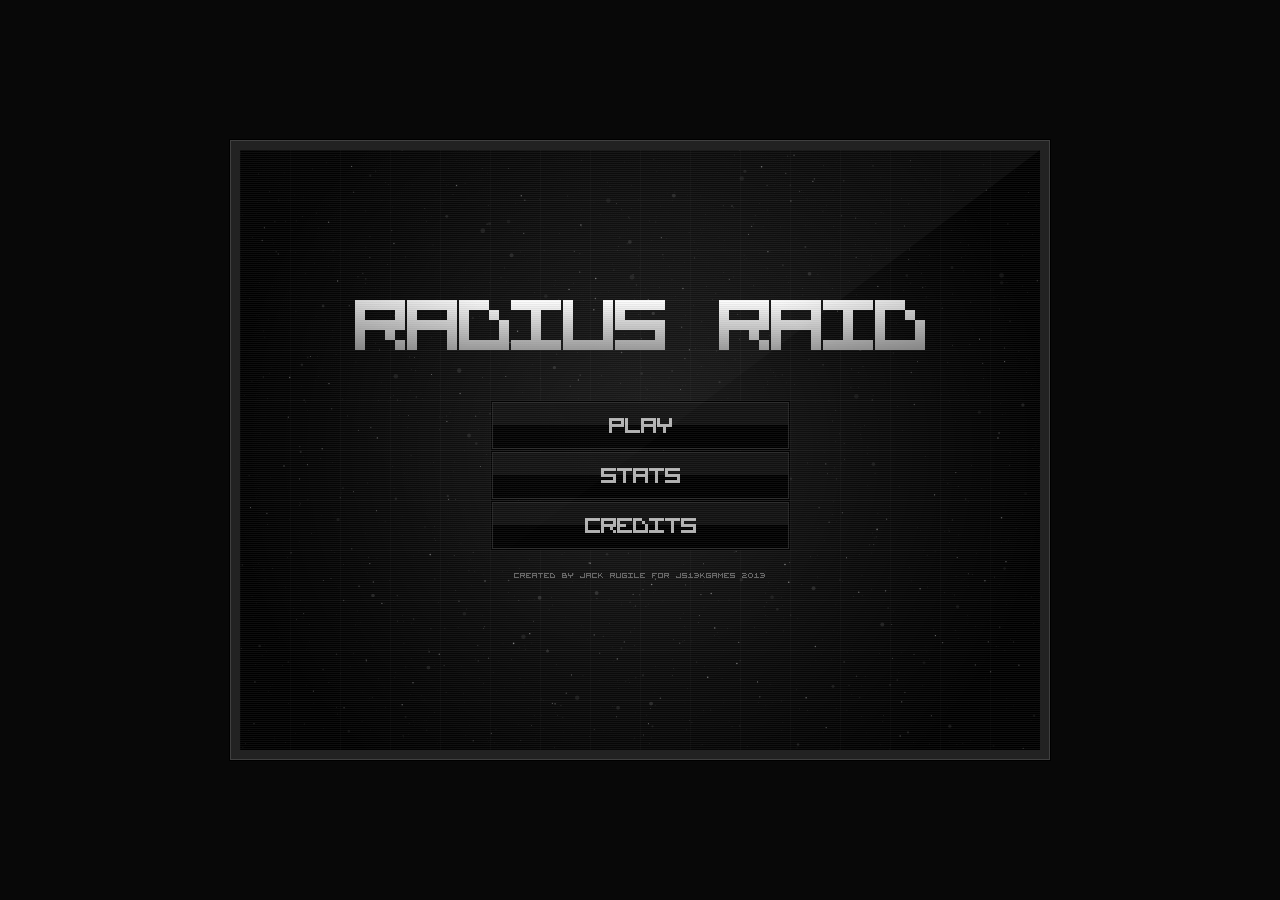
<file: games/ports/radius-raid/index.html>
<!doctype html>
<html>
	<head>
		<title>Radius Raid</title>
		<link rel="shortcut icon" id="favicon" />

		<style>
			body {
				background: #080808;
			}

			#wrap {
				background: #222;
				box-shadow: inset 0 0 0 1px #404040, 0 0 0 1px #000;
				left: 50%;
				opacity: 0;
				padding: 10px;		
				position: absolute;
				top: 50%;
				transition: opacity 1.5s;
			}

			.loaded #wrap {				
				opacity: 1;			
			}

			#wrap-inner {
				background: #000;				
				overflow: hidden;
				position: relative;				
			}

			canvas {
				cursor: crosshair;
				display: block;
				left: 0;
				position: absolute;
				top: 0;
			}
		</style>
	</head>
	<body>
		<div id="wrap">
			<div id="wrap-inner">
				<canvas id="cbg1"></canvas>
				<canvas id="cbg2"></canvas>
				<canvas id="cbg3"></canvas>
				<canvas id="cbg4"></canvas>
				<canvas id="cmg"></canvas>
				<canvas id="cfg"></canvas>
			</div>
		</div>
		<script>var $ = {};</script>
		<script src="js/jsfxr.js"></script>
		<script src="js/util.js"></script>
		<script src="js/storage.js"></script>
		<script src="js/definitions.js"></script>
		<script src="js/audio.js"></script>		
		<script src="js/text.js"></script>
		<script src="js/hero.js"></script>
		<script src="js/enemy.js"></script>
		<script src="js/bullet.js"></script>
		<script src="js/explosion.js"></script>
		<script src="js/powerup.js"></script>
		<script src="js/particle.js"></script>
		<script src="js/particleemitter.js"></script>
		<script src="js/textpop.js"></script>
		<script src="js/levelpop.js"></script>
		<script src="js/button.js"></script>
		<script src="js/game.js"></script>
	</body>
</html>
</file>
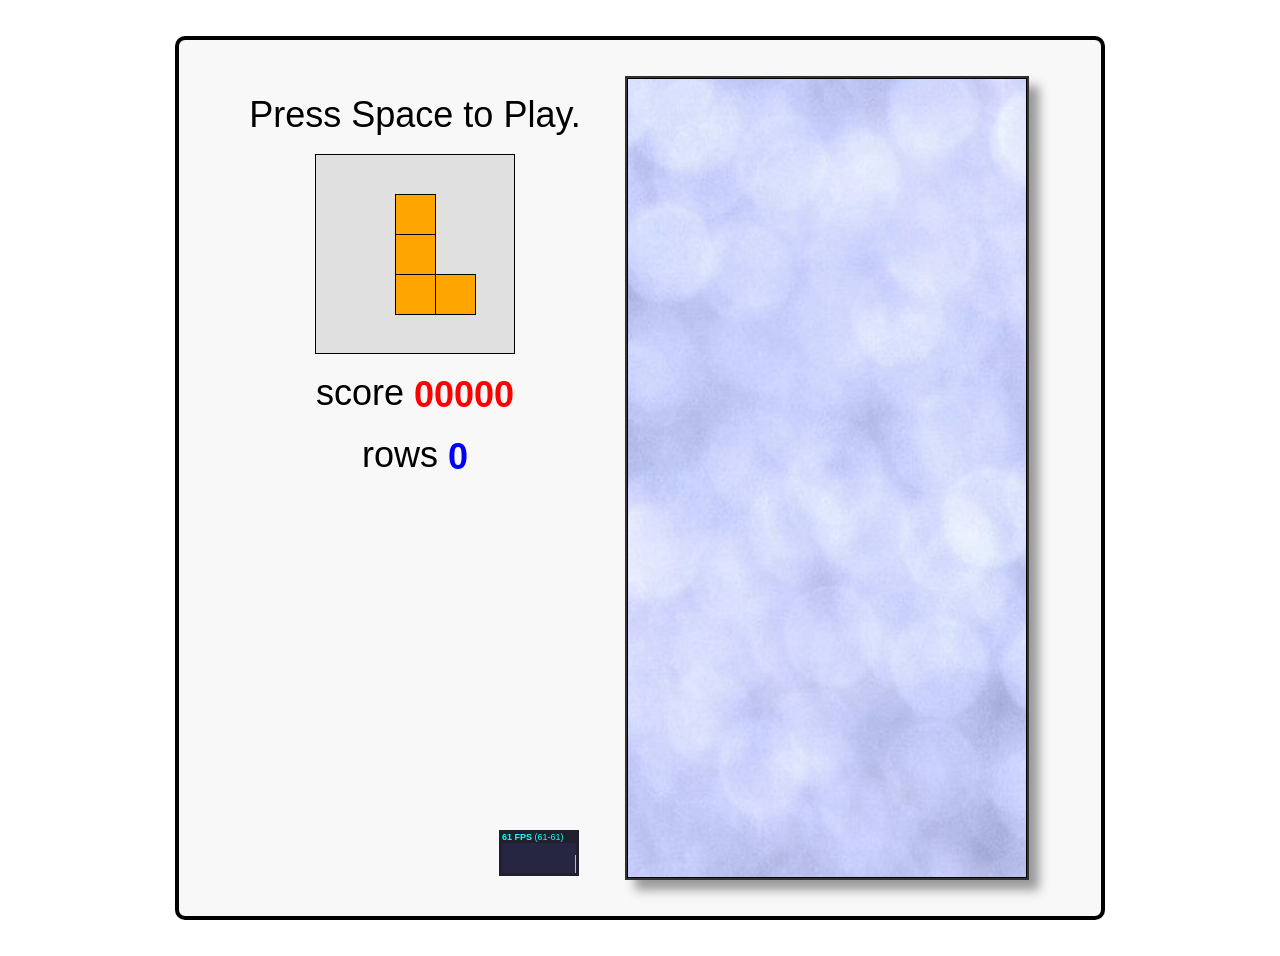
<file: games/ports/tetris/index.html>
<!DOCTYPE html>
<html>
<head>
  <title>Javascript Tetris</title>
  <style>
    body      { font-family: Helvetica, sans-serif; }
    #tetris   { margin: 1em auto; padding: 1em; border: 4px solid black; border-radius: 10px; background-color: #F8F8F8; }
    #stats    { display: inline-block; vertical-align: top; }
    #canvas   { display: inline-block; vertical-align: top; background: url(texture.jpg); box-shadow: 10px 10px 10px #999; border: 2px solid #333; }
    #menu     { display: inline-block; vertical-align: top; position: relative; }
    #menu p   { margin: 0.5em 0; text-align: center; }
    #menu p a { text-decoration: none; color: black; }
    #upcoming { display: block; margin: 0 auto; background-color: #E0E0E0; }
    #score    { color: red; font-weight: bold; vertical-align: middle; }
    #rows     { color: blue; font-weight: bold; vertical-align: middle; }
    #stats    { position: absolute; bottom: 0em; right: 1em; }
    @media screen and (min-width:   0px) and (min-height:   0px)  { #tetris { font-size: 0.75em; width: 250px; } #menu { width: 100px; height: 200px; } #upcoming { width:  50px; height:  50px; } #canvas { width: 100px; height: 200px; } } /* 10px chunks */
    @media screen and (min-width: 400px) and (min-height: 400px)  { #tetris { font-size: 1.00em; width: 350px; } #menu { width: 150px; height: 300px; } #upcoming { width:  75px; height:  75px; } #canvas { width: 150px; height: 300px; } } /* 15px chunks */
    @media screen and (min-width: 500px) and (min-height: 500px)  { #tetris { font-size: 1.25em; width: 450px; } #menu { width: 200px; height: 400px; } #upcoming { width: 100px; height: 100px; } #canvas { width: 200px; height: 400px; } } /* 20px chunks */
    @media screen and (min-width: 600px) and (min-height: 600px)  { #tetris { font-size: 1.50em; width: 550px; } #menu { width: 250px; height: 500px; } #upcoming { width: 125px; height: 125px; } #canvas { width: 250px; height: 500px; } } /* 25px chunks */
    @media screen and (min-width: 700px) and (min-height: 700px)  { #tetris { font-size: 1.75em; width: 650px; } #menu { width: 300px; height: 600px; } #upcoming { width: 150px; height: 150px; } #canvas { width: 300px; height: 600px; } } /* 30px chunks */
    @media screen and (min-width: 800px) and (min-height: 800px)  { #tetris { font-size: 2.00em; width: 750px; } #menu { width: 350px; height: 700px; } #upcoming { width: 175px; height: 175px; } #canvas { width: 350px; height: 700px; } } /* 35px chunks */
    @media screen and (min-width: 900px) and (min-height: 900px)  { #tetris { font-size: 2.25em; width: 850px; } #menu { width: 400px; height: 800px; } #upcoming { width: 200px; height: 200px; } #canvas { width: 400px; height: 800px; } } /* 40px chunks */
  </style>
</head>

<body>

  <div id="tetris">
    <div id="menu">
      <p id="start"><a href="javascript:play();">Press Space to Play.</a></p>
      <p><canvas id="upcoming"></canvas></p>
      <p>score <span id="score">00000</span></p>
      <p>rows <span id="rows">0</span></p>
    </div>
    <canvas id="canvas">
      Sorry, this example cannot be run because your browser does not support the &lt;canvas&gt; element
    </canvas>
  </div>

  <script src="stats.js"></script>
  <script>

    //-------------------------------------------------------------------------
    // base helper methods
    //-------------------------------------------------------------------------

    function get(id)        { return document.getElementById(id);  }
    function hide(id)       { get(id).style.visibility = 'hidden'; }
    function show(id)       { get(id).style.visibility = null;     }
    function html(id, html) { get(id).innerHTML = html;            }

    function timestamp()           { return new Date().getTime();                             }
    function random(min, max)      { return (min + (Math.random() * (max - min)));            }
    function randomChoice(choices) { return choices[Math.round(random(0, choices.length-1))]; }

    if (!window.requestAnimationFrame) { // http://paulirish.com/2011/requestanimationframe-for-smart-animating/
      window.requestAnimationFrame = window.webkitRequestAnimationFrame ||
                                     window.mozRequestAnimationFrame    ||
                                     window.oRequestAnimationFrame      ||
                                     window.msRequestAnimationFrame     ||
                                     function(callback, element) {
                                       window.setTimeout(callback, 1000 / 60);
                                     }
    }

    //-------------------------------------------------------------------------
    // game constants
    //-------------------------------------------------------------------------

    var KEY     = { ESC: 27, SPACE: 32, LEFT: 37, UP: 38, RIGHT: 39, DOWN: 40 },
        DIR     = { UP: 0, RIGHT: 1, DOWN: 2, LEFT: 3, MIN: 0, MAX: 3 },
        stats   = new Stats(),
        canvas  = get('canvas'),
        ctx     = canvas.getContext('2d'),
        ucanvas = get('upcoming'),
        uctx    = ucanvas.getContext('2d'),
        speed   = { start: 0.6, decrement: 0.005, min: 0.1 }, // how long before piece drops by 1 row (seconds)
        nx      = 10, // width of tetris court (in blocks)
        ny      = 20, // height of tetris court (in blocks)
        nu      = 5;  // width/height of upcoming preview (in blocks)

    //-------------------------------------------------------------------------
    // game variables (initialized during reset)
    //-------------------------------------------------------------------------

    var dx, dy,        // pixel size of a single tetris block
        blocks,        // 2 dimensional array (nx*ny) representing tetris court - either empty block or occupied by a 'piece'
        actions,       // queue of user actions (inputs)
        playing,       // true|false - game is in progress
        dt,            // time since starting this game
        current,       // the current piece
        next,          // the next piece
        score,         // the current score
        vscore,        // the currently displayed score (it catches up to score in small chunks - like a spinning slot machine)
        rows,          // number of completed rows in the current game
        step;          // how long before current piece drops by 1 row

    //-------------------------------------------------------------------------
    // tetris pieces
    //
    // blocks: each element represents a rotation of the piece (0, 90, 180, 270)
    //         each element is a 16 bit integer where the 16 bits represent
    //         a 4x4 set of blocks, e.g. j.blocks[0] = 0x44C0
    //
    //             0100 = 0x4 << 3 = 0x4000
    //             0100 = 0x4 << 2 = 0x0400
    //             1100 = 0xC << 1 = 0x00C0
    //             0000 = 0x0 << 0 = 0x0000
    //                               ------
    //                               0x44C0
    //
    //-------------------------------------------------------------------------

    var i = { size: 4, blocks: [0x0F00, 0x2222, 0x00F0, 0x4444], color: 'cyan'   };
    var j = { size: 3, blocks: [0x44C0, 0x8E00, 0x6440, 0x0E20], color: 'blue'   };
    var l = { size: 3, blocks: [0x4460, 0x0E80, 0xC440, 0x2E00], color: 'orange' };
    var o = { size: 2, blocks: [0xCC00, 0xCC00, 0xCC00, 0xCC00], color: 'yellow' };
    var s = { size: 3, blocks: [0x06C0, 0x8C40, 0x6C00, 0x4620], color: 'green'  };
    var t = { size: 3, blocks: [0x0E40, 0x4C40, 0x4E00, 0x4640], color: 'purple' };
    var z = { size: 3, blocks: [0x0C60, 0x4C80, 0xC600, 0x2640], color: 'red'    };

    //------------------------------------------------
    // do the bit manipulation and iterate through each
    // occupied block (x,y) for a given piece
    //------------------------------------------------
    function eachblock(type, x, y, dir, fn) {
      var bit, result, row = 0, col = 0, blocks = type.blocks[dir];
      for(bit = 0x8000 ; bit > 0 ; bit = bit >> 1) {
        if (blocks & bit) {
          fn(x + col, y + row);
        }
        if (++col === 4) {
          col = 0;
          ++row;
        }
      }
    }

    //-----------------------------------------------------
    // check if a piece can fit into a position in the grid
    //-----------------------------------------------------
    function occupied(type, x, y, dir) {
      var result = false
      eachblock(type, x, y, dir, function(x, y) {
        if ((x < 0) || (x >= nx) || (y < 0) || (y >= ny) || getBlock(x,y))
          result = true;
      });
      return result;
    }

    function unoccupied(type, x, y, dir) {
      return !occupied(type, x, y, dir);
    }

    //-----------------------------------------
    // start with 4 instances of each piece and
    // pick randomly until the 'bag is empty'
    //-----------------------------------------
    var pieces = [];
    function randomPiece() {
      if (pieces.length == 0)
        pieces = [i,i,i,i,j,j,j,j,l,l,l,l,o,o,o,o,s,s,s,s,t,t,t,t,z,z,z,z];
      var type = pieces.splice(random(0, pieces.length-1), 1)[0];
      return { type: type, dir: DIR.UP, x: Math.round(random(0, nx - type.size)), y: 0 };
    }


    //-------------------------------------------------------------------------
    // GAME LOOP
    //-------------------------------------------------------------------------

    function run() {

      showStats(); // initialize FPS counter
      addEvents(); // attach keydown and resize events

      var last = now = timestamp();
      function frame() {
        now = timestamp();
        update(Math.min(1, (now - last) / 1000.0)); // using requestAnimationFrame have to be able to handle large delta's caused when it 'hibernates' in a background or non-visible tab
        draw();
        stats.update();
        last = now;
        requestAnimationFrame(frame, canvas);
      }

      resize(); // setup all our sizing information
      reset();  // reset the per-game variables
      frame();  // start the first frame

    }

    function showStats() {
      stats.domElement.id = 'stats';
      get('menu').appendChild(stats.domElement);
    }

    function addEvents() {
      document.addEventListener('keydown', keydown, false);
      window.addEventListener('resize', resize, false);
    }

    function resize(event) {
      canvas.width   = canvas.clientWidth;  // set canvas logical size equal to its physical size
      canvas.height  = canvas.clientHeight; // (ditto)
      ucanvas.width  = ucanvas.clientWidth;
      ucanvas.height = ucanvas.clientHeight;
      dx = canvas.width  / nx; // pixel size of a single tetris block
      dy = canvas.height / ny; // (ditto)
      invalidate();
      invalidateNext();
    }

    function keydown(ev) {
      var handled = false;
      if (playing) {
        switch(ev.keyCode) {
          case KEY.LEFT:   actions.push(DIR.LEFT);  handled = true; break;
          case KEY.RIGHT:  actions.push(DIR.RIGHT); handled = true; break;
          case KEY.UP:     actions.push(DIR.UP);    handled = true; break;
          case KEY.DOWN:   actions.push(DIR.DOWN);  handled = true; break;
          case KEY.ESC:    lose();                  handled = true; break;
        }
      }
      else if (ev.keyCode == KEY.SPACE) {
        play();
        handled = true;
      }
      if (handled)
        ev.preventDefault(); // prevent arrow keys from scrolling the page (supported in IE9+ and all other browsers)
    }

    //-------------------------------------------------------------------------
    // GAME LOGIC
    //-------------------------------------------------------------------------

    function play() { hide('start'); reset();          playing = true;  }
    function lose() { show('start'); setVisualScore(); playing = false; }

    function setVisualScore(n)      { vscore = n || score; invalidateScore(); }
    function setScore(n)            { score = n; setVisualScore(n);  }
    function addScore(n)            { score = score + n;   }
    function clearScore()           { setScore(0); }
    function clearRows()            { setRows(0); }
    function setRows(n)             { rows = n; step = Math.max(speed.min, speed.start - (speed.decrement*rows)); invalidateRows(); }
    function addRows(n)             { setRows(rows + n); }
    function getBlock(x,y)          { return (blocks && blocks[x] ? blocks[x][y] : null); }
    function setBlock(x,y,type)     { blocks[x] = blocks[x] || []; blocks[x][y] = type; invalidate(); }
    function clearBlocks()          { blocks = []; invalidate(); }
    function clearActions()         { actions = []; }
    function setCurrentPiece(piece) { current = piece || randomPiece(); invalidate();     }
    function setNextPiece(piece)    { next    = piece || randomPiece(); invalidateNext(); }

    function reset() {
      dt = 0;
      clearActions();
      clearBlocks();
      clearRows();
      clearScore();
      setCurrentPiece(next);
      setNextPiece();
    }

    function update(idt) {
      if (playing) {
        if (vscore < score)
          setVisualScore(vscore + 1);
        handle(actions.shift());
        dt = dt + idt;
        if (dt > step) {
          dt = dt - step;
          drop();
        }
      }
    }

    function handle(action) {
      switch(action) {
        case DIR.LEFT:  move(DIR.LEFT);  break;
        case DIR.RIGHT: move(DIR.RIGHT); break;
        case DIR.UP:    rotate();        break;
        case DIR.DOWN:  drop();          break;
      }
    }

    function move(dir) {
      var x = current.x, y = current.y;
      switch(dir) {
        case DIR.RIGHT: x = x + 1; break;
        case DIR.LEFT:  x = x - 1; break;
        case DIR.DOWN:  y = y + 1; break;
      }
      if (unoccupied(current.type, x, y, current.dir)) {
        current.x = x;
        current.y = y;
        invalidate();
        return true;
      }
      else {
        return false;
      }
    }

    function rotate() {
      var newdir = (current.dir == DIR.MAX ? DIR.MIN : current.dir + 1);
      if (unoccupied(current.type, current.x, current.y, newdir)) {
        current.dir = newdir;
        invalidate();
      }
    }

    function drop() {
      if (!move(DIR.DOWN)) {
        addScore(10);
        dropPiece();
        removeLines();
        setCurrentPiece(next);
        setNextPiece(randomPiece());
        clearActions();
        if (occupied(current.type, current.x, current.y, current.dir)) {
          lose();
        }
      }
    }

    function dropPiece() {
      eachblock(current.type, current.x, current.y, current.dir, function(x, y) {
        setBlock(x, y, current.type);
      });
    }

    function removeLines() {
      var x, y, complete, n = 0;
      for(y = ny ; y > 0 ; --y) {
        complete = true;
        for(x = 0 ; x < nx ; ++x) {
          if (!getBlock(x, y))
            complete = false;
        }
        if (complete) {
          removeLine(y);
          y = y + 1; // recheck same line
          n++;
        }
      }
      if (n > 0) {
        addRows(n);
        addScore(100*Math.pow(2,n-1)); // 1: 100, 2: 200, 3: 400, 4: 800
      }
    }

    function removeLine(n) {
      var x, y;
      for(y = n ; y >= 0 ; --y) {
        for(x = 0 ; x < nx ; ++x)
          setBlock(x, y, (y == 0) ? null : getBlock(x, y-1));
      }
    }

    //-------------------------------------------------------------------------
    // RENDERING
    //-------------------------------------------------------------------------

    var invalid = {};

    function invalidate()         { invalid.court  = true; }
    function invalidateNext()     { invalid.next   = true; }
    function invalidateScore()    { invalid.score  = true; }
    function invalidateRows()     { invalid.rows   = true; }

    function draw() {
      ctx.save();
      ctx.lineWidth = 1;
      ctx.translate(0.5, 0.5); // for crisp 1px black lines
      drawCourt();
      drawNext();
      drawScore();
      drawRows();
      ctx.restore();
    }

    function drawCourt() {
      if (invalid.court) {
        ctx.clearRect(0, 0, canvas.width, canvas.height);
        if (playing)
          drawPiece(ctx, current.type, current.x, current.y, current.dir);
        var x, y, block;
        for(y = 0 ; y < ny ; y++) {
          for (x = 0 ; x < nx ; x++) {
            if (block = getBlock(x,y))
              drawBlock(ctx, x, y, block.color);
          }
        }
        ctx.strokeRect(0, 0, nx*dx - 1, ny*dy - 1); // court boundary
        invalid.court = false;
      }
    }

    function drawNext() {
      if (invalid.next) {
        var padding = (nu - next.type.size) / 2; // half-arsed attempt at centering next piece display
        uctx.save();
        uctx.translate(0.5, 0.5);
        uctx.clearRect(0, 0, nu*dx, nu*dy);
        drawPiece(uctx, next.type, padding, padding, next.dir);
        uctx.strokeStyle = 'black';
        uctx.strokeRect(0, 0, nu*dx - 1, nu*dy - 1);
        uctx.restore();
        invalid.next = false;
      }
    }

    function drawScore() {
      if (invalid.score) {
        html('score', ("00000" + Math.floor(vscore)).slice(-5));
        invalid.score = false;
      }
    }

    function drawRows() {
      if (invalid.rows) {
        html('rows', rows);
        invalid.rows = false;
      }
    }

    function drawPiece(ctx, type, x, y, dir) {
      eachblock(type, x, y, dir, function(x, y) {
        drawBlock(ctx, x, y, type.color);
      });
    }

    function drawBlock(ctx, x, y, color) {
      ctx.fillStyle = color;
      ctx.fillRect(x*dx, y*dy, dx, dy);
      ctx.strokeRect(x*dx, y*dy, dx, dy)
    }

    //-------------------------------------------------------------------------
    // FINALLY, lets run the game
    //-------------------------------------------------------------------------

    run();

  </script>

</body>
</html>
</file>
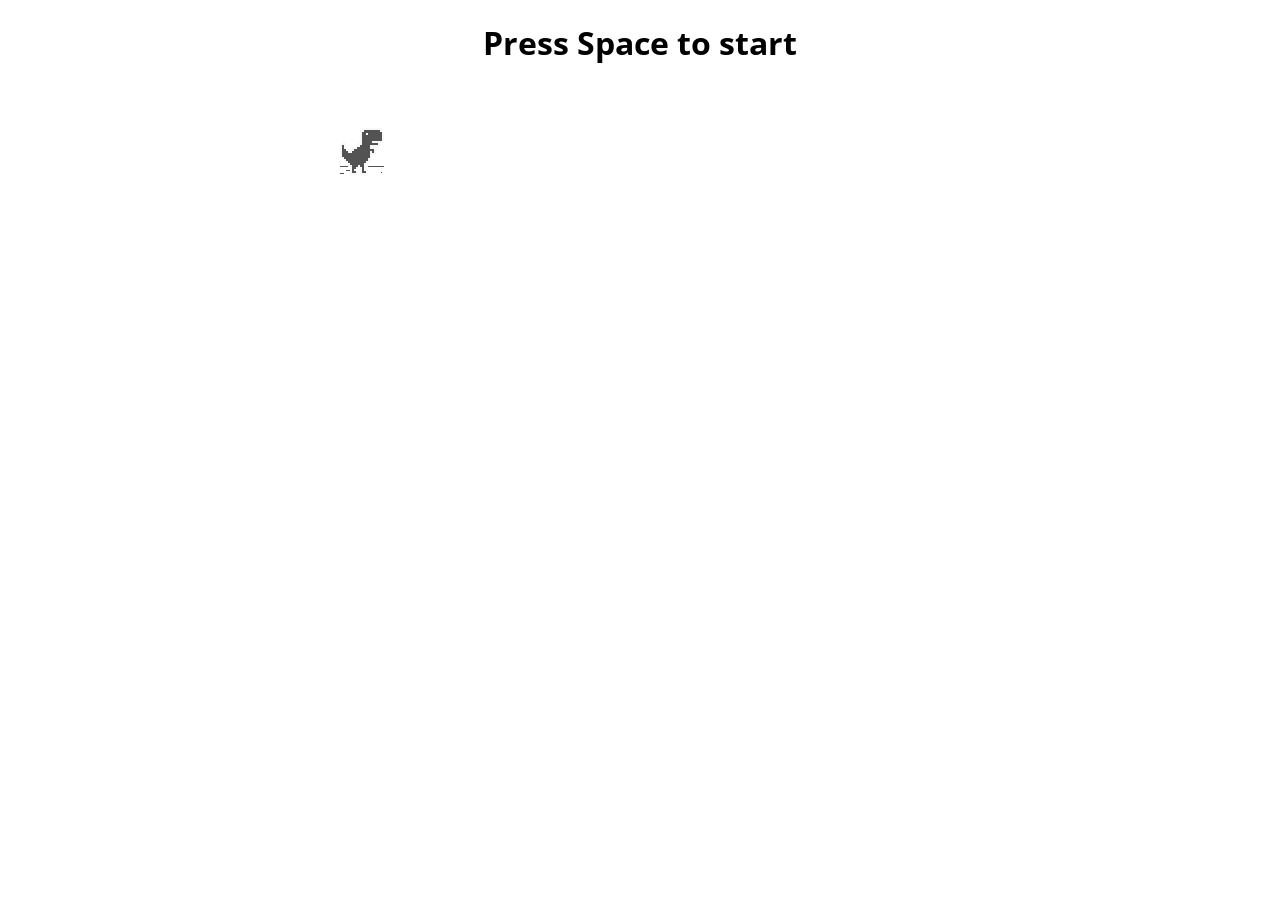
<file: games/ports/trex/index.html>
<!doctype html>
<html>

<head>
    <meta charset="utf-8">
    <meta name="viewport" content="width=device-width, initial-scale=1.0,maximum-scale=1.0, user-scalable=no">
    <title >chrome easter egg: t-rex runner</title>
    <link rel="stylesheet" href="index.css">
    <link href="https://fonts.googleapis.com/css?family=Open+Sans" rel="stylesheet"> 
    <script src="index.js"></script>
</head>

<body id="t" class="offline">
    <div id="messageBox" class="sendmessage">
         <h1 style="text-align: center;font-family: 'Open Sans', sans-serif;">Press Space to start</h1>
         <div class="niokbutton" onclick="okbuttonsend()"></div>
    </div>
    <div id="main-frame-error" class="interstitial-wrapper">
        <div id="main-content">
            <div class="icon icon-offline" alt=""></div>
        </div>
        <div id="offline-resources">
            <img id="offline-resources-1x" src="assets/default_100_percent/100-offline-sprite.png">
            <img id="offline-resources-2x" src="assets/default_200_percent/200-offline-sprite.png">
            <template id="audio-resources">
                <audio id="offline-sound-press" src="[data-uri]"></audio>
                <audio id="offline-sound-hit" src="[data-uri]"></audio>
                <audio id="offline-sound-reached" src="[data-uri]"></audio>
            </template>
        </div>
    </div>
</body>

<script>
    document.onkeydown = function(evt) {
    evt = evt || window.event;
    if (evt.keyCode == 32) {
        var box = document.getElementById("messageBox");
        box.style.visibility="hidden";
    }
};
</script>
    
</html>
</file>
<file: games/ports/2048/style/main.css>
@import url(fonts/clear-sans.css);
html, body {
  margin: 0;
  padding: 0;
  background: #faf8ef;
  color: #776e65;
  font-family: "Clear Sans", "Helvetica Neue", Arial, sans-serif;
  font-size: 18px; }

body {
  margin: 80px 0; }

.heading:after {
  content: "";
  display: block;
  clear: both; }

h1.title {
  font-size: 80px;
  font-weight: bold;
  margin: 0;
  display: block;
  float: left; }

@-webkit-keyframes move-up {
  0% {
    top: 25px;
    opacity: 1; }

  100% {
    top: -50px;
    opacity: 0; } }
@-moz-keyframes move-up {
  0% {
    top: 25px;
    opacity: 1; }

  100% {
    top: -50px;
    opacity: 0; } }
@keyframes move-up {
  0% {
    top: 25px;
    opacity: 1; }

  100% {
    top: -50px;
    opacity: 0; } }
.scores-container {
  float: right;
  text-align: right; }

.score-container, .best-container {
  position: relative;
  display: inline-block;
  background: #bbada0;
  padding: 15px 25px;
  font-size: 25px;
  height: 25px;
  line-height: 47px;
  font-weight: bold;
  border-radius: 3px;
  color: white;
  margin-top: 8px;
  text-align: center; }
  .score-container:after, .best-container:after {
    position: absolute;
    width: 100%;
    top: 10px;
    left: 0;
    text-transform: uppercase;
    font-size: 13px;
    line-height: 13px;
    text-align: center;
    color: #eee4da; }
  .score-container .score-addition, .best-container .score-addition {
    position: absolute;
    right: 30px;
    color: red;
    font-size: 25px;
    line-height: 25px;
    font-weight: bold;
    color: rgba(119, 110, 101, 0.9);
    z-index: 100;
    -webkit-animation: move-up 600ms ease-in;
    -moz-animation: move-up 600ms ease-in;
    animation: move-up 600ms ease-in;
    -webkit-animation-fill-mode: both;
    -moz-animation-fill-mode: both;
    animation-fill-mode: both; }

.score-container:after {
  content: "Score"; }

.best-container:after {
  content: "Best"; }

p {
  margin-top: 0;
  margin-bottom: 10px;
  line-height: 1.65; }

a {
  color: #776e65;
  font-weight: bold;
  text-decoration: underline;
  cursor: pointer; }

strong.important {
  text-transform: uppercase; }

hr {
  border: none;
  border-bottom: 1px solid #d8d4d0;
  margin-top: 20px;
  margin-bottom: 30px; }

.container {
  width: 500px;
  margin: 0 auto; }

@-webkit-keyframes fade-in {
  0% {
    opacity: 0; }

  100% {
    opacity: 1; } }
@-moz-keyframes fade-in {
  0% {
    opacity: 0; }

  100% {
    opacity: 1; } }
@keyframes fade-in {
  0% {
    opacity: 0; }

  100% {
    opacity: 1; } }
.game-container {
  margin-top: 40px;
  position: relative;
  padding: 15px;
  cursor: default;
  -webkit-touch-callout: none;
  -ms-touch-callout: none;
  -webkit-user-select: none;
  -moz-user-select: none;
  -ms-user-select: none;
  -ms-touch-action: none;
  touch-action: none;
  background: #bbada0;
  border-radius: 6px;
  width: 500px;
  height: 500px;
  -webkit-box-sizing: border-box;
  -moz-box-sizing: border-box;
  box-sizing: border-box; }
  .game-container .game-message {
    display: none;
    position: absolute;
    top: 0;
    right: 0;
    bottom: 0;
    left: 0;
    background: rgba(238, 228, 218, 0.5);
    z-index: 100;
    text-align: center;
    -webkit-animation: fade-in 800ms ease 1200ms;
    -moz-animation: fade-in 800ms ease 1200ms;
    animation: fade-in 800ms ease 1200ms;
    -webkit-animation-fill-mode: both;
    -moz-animation-fill-mode: both;
    animation-fill-mode: both; }
    .game-container .game-message p {
      font-size: 60px;
      font-weight: bold;
      height: 60px;
      line-height: 60px;
      margin-top: 222px; }
    .game-container .game-message .lower {
      display: block;
      margin-top: 59px; }
    .game-container .game-message a {
      display: inline-block;
      background: #8f7a66;
      border-radius: 3px;
      padding: 0 20px;
      text-decoration: none;
      color: #f9f6f2;
      height: 40px;
      line-height: 42px;
      margin-left: 9px; }
      .game-container .game-message a.keep-playing-button {
        display: none; }
    .game-container .game-message.game-won {
      background: rgba(237, 194, 46, 0.5);
      color: #f9f6f2; }
      .game-container .game-message.game-won a.keep-playing-button {
        display: inline-block; }
    .game-container .game-message.game-won, .game-container .game-message.game-over {
      display: block; }

.grid-container {
  position: absolute;
  z-index: 1; }

.grid-row {
  margin-bottom: 15px; }
  .grid-row:last-child {
    margin-bottom: 0; }
  .grid-row:after {
    content: "";
    display: block;
    clear: both; }

.grid-cell {
  width: 106.25px;
  height: 106.25px;
  margin-right: 15px;
  float: left;
  border-radius: 3px;
  background: rgba(238, 228, 218, 0.35); }
  .grid-cell:last-child {
    margin-right: 0; }

.tile-container {
  position: absolute;
  z-index: 2; }

.tile, .tile .tile-inner {
  width: 107px;
  height: 107px;
  line-height: 107px; }
.tile.tile-position-1-1 {
  -webkit-transform: translate(0px, 0px);
  -moz-transform: translate(0px, 0px);
  -ms-transform: translate(0px, 0px);
  transform: translate(0px, 0px); }
.tile.tile-position-1-2 {
  -webkit-transform: translate(0px, 121px);
  -moz-transform: translate(0px, 121px);
  -ms-transform: translate(0px, 121px);
  transform: translate(0px, 121px); }
.tile.tile-position-1-3 {
  -webkit-transform: translate(0px, 242px);
  -moz-transform: translate(0px, 242px);
  -ms-transform: translate(0px, 242px);
  transform: translate(0px, 242px); }
.tile.tile-position-1-4 {
  -webkit-transform: translate(0px, 363px);
  -moz-transform: translate(0px, 363px);
  -ms-transform: translate(0px, 363px);
  transform: translate(0px, 363px); }
.tile.tile-position-2-1 {
  -webkit-transform: translate(121px, 0px);
  -moz-transform: translate(121px, 0px);
  -ms-transform: translate(121px, 0px);
  transform: translate(121px, 0px); }
.tile.tile-position-2-2 {
  -webkit-transform: translate(121px, 121px);
  -moz-transform: translate(121px, 121px);
  -ms-transform: translate(121px, 121px);
  transform: translate(121px, 121px); }
.tile.tile-position-2-3 {
  -webkit-transform: translate(121px, 242px);
  -moz-transform: translate(121px, 242px);
  -ms-transform: translate(121px, 242px);
  transform: translate(121px, 242px); }
.tile.tile-position-2-4 {
  -webkit-transform: translate(121px, 363px);
  -moz-transform: translate(121px, 363px);
  -ms-transform: translate(121px, 363px);
  transform: translate(121px, 363px); }
.tile.tile-position-3-1 {
  -webkit-transform: translate(242px, 0px);
  -moz-transform: translate(242px, 0px);
  -ms-transform: translate(242px, 0px);
  transform: translate(242px, 0px); }
.tile.tile-position-3-2 {
  -webkit-transform: translate(242px, 121px);
  -moz-transform: translate(242px, 121px);
  -ms-transform: translate(242px, 121px);
  transform: translate(242px, 121px); }
.tile.tile-position-3-3 {
  -webkit-transform: translate(242px, 242px);
  -moz-transform: translate(242px, 242px);
  -ms-transform: translate(242px, 242px);
  transform: translate(242px, 242px); }
.tile.tile-position-3-4 {
  -webkit-transform: translate(242px, 363px);
  -moz-transform: translate(242px, 363px);
  -ms-transform: translate(242px, 363px);
  transform: translate(242px, 363px); }
.tile.tile-position-4-1 {
  -webkit-transform: translate(363px, 0px);
  -moz-transform: translate(363px, 0px);
  -ms-transform: translate(363px, 0px);
  transform: translate(363px, 0px); }
.tile.tile-position-4-2 {
  -webkit-transform: translate(363px, 121px);
  -moz-transform: translate(363px, 121px);
  -ms-transform: translate(363px, 121px);
  transform: translate(363px, 121px); }
.tile.tile-position-4-3 {
  -webkit-transform: translate(363px, 242px);
  -moz-transform: translate(363px, 242px);
  -ms-transform: translate(363px, 242px);
  transform: translate(363px, 242px); }
.tile.tile-position-4-4 {
  -webkit-transform: translate(363px, 363px);
  -moz-transform: translate(363px, 363px);
  -ms-transform: translate(363px, 363px);
  transform: translate(363px, 363px); }

.tile {
  position: absolute;
  -webkit-transition: 100ms ease-in-out;
  -moz-transition: 100ms ease-in-out;
  transition: 100ms ease-in-out;
  -webkit-transition-property: -webkit-transform;
  -moz-transition-property: -moz-transform;
  transition-property: transform; }
  .tile .tile-inner {
    border-radius: 3px;
    background: #eee4da;
    text-align: center;
    font-weight: bold;
    z-index: 10;
    font-size: 55px; }
  .tile.tile-2 .tile-inner {
    background: #eee4da;
    box-shadow: 0 0 30px 10px rgba(243, 215, 116, 0), inset 0 0 0 1px rgba(255, 255, 255, 0); }
  .tile.tile-4 .tile-inner {
    background: #ede0c8;
    box-shadow: 0 0 30px 10px rgba(243, 215, 116, 0), inset 0 0 0 1px rgba(255, 255, 255, 0); }
  .tile.tile-8 .tile-inner {
    color: #f9f6f2;
    background: #f2b179; }
  .tile.tile-16 .tile-inner {
    color: #f9f6f2;
    background: #f59563; }
  .tile.tile-32 .tile-inner {
    color: #f9f6f2;
    background: #f67c5f; }
  .tile.tile-64 .tile-inner {
    color: #f9f6f2;
    background: #f65e3b; }
  .tile.tile-128 .tile-inner {
    color: #f9f6f2;
    background: #edcf72;
    box-shadow: 0 0 30px 10px rgba(243, 215, 116, 0.2381), inset 0 0 0 1px rgba(255, 255, 255, 0.14286);
    font-size: 45px; }
    @media screen and (max-width: 520px) {
      .tile.tile-128 .tile-inner {
        font-size: 25px; } }
  .tile.tile-256 .tile-inner {
    color: #f9f6f2;
    background: #edcc61;
    box-shadow: 0 0 30px 10px rgba(243, 215, 116, 0.31746), inset 0 0 0 1px rgba(255, 255, 255, 0.19048);
    font-size: 45px; }
    @media screen and (max-width: 520px) {
      .tile.tile-256 .tile-inner {
        font-size: 25px; } }
  .tile.tile-512 .tile-inner {
    color: #f9f6f2;
    background: #edc850;
    box-shadow: 0 0 30px 10px rgba(243, 215, 116, 0.39683), inset 0 0 0 1px rgba(255, 255, 255, 0.2381);
    font-size: 45px; }
    @media screen and (max-width: 520px) {
      .tile.tile-512 .tile-inner {
        font-size: 25px; } }
  .tile.tile-1024 .tile-inner {
    color: #f9f6f2;
    background: #edc53f;
    box-shadow: 0 0 30px 10px rgba(243, 215, 116, 0.47619), inset 0 0 0 1px rgba(255, 255, 255, 0.28571);
    font-size: 35px; }
    @media screen and (max-width: 520px) {
      .tile.tile-1024 .tile-inner {
        font-size: 15px; } }
  .tile.tile-2048 .tile-inner {
    color: #f9f6f2;
    background: #edc22e;
    box-shadow: 0 0 30px 10px rgba(243, 215, 116, 0.55556), inset 0 0 0 1px rgba(255, 255, 255, 0.33333);
    font-size: 35px; }
    @media screen and (max-width: 520px) {
      .tile.tile-2048 .tile-inner {
        font-size: 15px; } }
  .tile.tile-super .tile-inner {
    color: #f9f6f2;
    background: #3c3a32;
    font-size: 30px; }
    @media screen and (max-width: 520px) {
      .tile.tile-super .tile-inner {
        font-size: 10px; } }

@-webkit-keyframes appear {
  0% {
    opacity: 0;
    -webkit-transform: scale(0);
    -moz-transform: scale(0);
    -ms-transform: scale(0);
    transform: scale(0); }

  100% {
    opacity: 1;
    -webkit-transform: scale(1);
    -moz-transform: scale(1);
    -ms-transform: scale(1);
    transform: scale(1); } }
@-moz-keyframes appear {
  0% {
    opacity: 0;
    -webkit-transform: scale(0);
    -moz-transform: scale(0);
    -ms-transform: scale(0);
    transform: scale(0); }

  100% {
    opacity: 1;
    -webkit-transform: scale(1);
    -moz-transform: scale(1);
    -ms-transform: scale(1);
    transform: scale(1); } }
@keyframes appear {
  0% {
    opacity: 0;
    -webkit-transform: scale(0);
    -moz-transform: scale(0);
    -ms-transform: scale(0);
    transform: scale(0); }

  100% {
    opacity: 1;
    -webkit-transform: scale(1);
    -moz-transform: scale(1);
    -ms-transform: scale(1);
    transform: scale(1); } }
.tile-new .tile-inner {
  -webkit-animation: appear 200ms ease 100ms;
  -moz-animation: appear 200ms ease 100ms;
  animation: appear 200ms ease 100ms;
  -webkit-animation-fill-mode: backwards;
  -moz-animation-fill-mode: backwards;
  animation-fill-mode: backwards; }

@-webkit-keyframes pop {
  0% {
    -webkit-transform: scale(0);
    -moz-transform: scale(0);
    -ms-transform: scale(0);
    transform: scale(0); }

  50% {
    -webkit-transform: scale(1.2);
    -moz-transform: scale(1.2);
    -ms-transform: scale(1.2);
    transform: scale(1.2); }

  100% {
    -webkit-transform: scale(1);
    -moz-transform: scale(1);
    -ms-transform: scale(1);
    transform: scale(1); } }
@-moz-keyframes pop {
  0% {
    -webkit-transform: scale(0);
    -moz-transform: scale(0);
    -ms-transform: scale(0);
    transform: scale(0); }

  50% {
    -webkit-transform: scale(1.2);
    -moz-transform: scale(1.2);
    -ms-transform: scale(1.2);
    transform: scale(1.2); }

  100% {
    -webkit-transform: scale(1);
    -moz-transform: scale(1);
    -ms-transform: scale(1);
    transform: scale(1); } }
@keyframes pop {
  0% {
    -webkit-transform: scale(0);
    -moz-transform: scale(0);
    -ms-transform: scale(0);
    transform: scale(0); }

  50% {
    -webkit-transform: scale(1.2);
    -moz-transform: scale(1.2);
    -ms-transform: scale(1.2);
    transform: scale(1.2); }

  100% {
    -webkit-transform: scale(1);
    -moz-transform: scale(1);
    -ms-transform: scale(1);
    transform: scale(1); } }
.tile-merged .tile-inner {
  z-index: 20;
  -webkit-animation: pop 200ms ease 100ms;
  -moz-animation: pop 200ms ease 100ms;
  animation: pop 200ms ease 100ms;
  -webkit-animation-fill-mode: backwards;
  -moz-animation-fill-mode: backwards;
  animation-fill-mode: backwards; }

.above-game:after {
  content: "";
  display: block;
  clear: both; }

.game-intro {
  float: left;
  line-height: 42px;
  margin-bottom: 0; }

.restart-button {
  display: inline-block;
  background: #8f7a66;
  border-radius: 3px;
  padding: 0 20px;
  text-decoration: none;
  color: #f9f6f2;
  height: 40px;
  line-height: 42px;
  display: block;
  text-align: center;
  float: right; }

.game-explanation {
  margin-top: 50px; }

@media screen and (max-width: 520px) {
  html, body {
    font-size: 15px; }

  body {
    margin: 20px 0;
    padding: 0 20px; }

  h1.title {
    font-size: 27px;
    margin-top: 15px; }

  .container {
    width: 280px;
    margin: 0 auto; }

  .score-container, .best-container {
    margin-top: 0;
    padding: 15px 10px;
    min-width: 40px; }

  .heading {
    margin-bottom: 10px; }

  .game-intro {
    width: 55%;
    display: block;
    box-sizing: border-box;
    line-height: 1.65; }

  .restart-button {
    width: 42%;
    padding: 0;
    display: block;
    box-sizing: border-box;
    margin-top: 2px; }

  .game-container {
    margin-top: 17px;
    position: relative;
    padding: 10px;
    cursor: default;
    -webkit-touch-callout: none;
    -ms-touch-callout: none;
    -webkit-user-select: none;
    -moz-user-select: none;
    -ms-user-select: none;
    -ms-touch-action: none;
    touch-action: none;
    background: #bbada0;
    border-radius: 6px;
    width: 280px;
    height: 280px;
    -webkit-box-sizing: border-box;
    -moz-box-sizing: border-box;
    box-sizing: border-box; }
    .game-container .game-message {
      display: none;
      position: absolute;
      top: 0;
      right: 0;
      bottom: 0;
      left: 0;
      background: rgba(238, 228, 218, 0.5);
      z-index: 100;
      text-align: center;
      -webkit-animation: fade-in 800ms ease 1200ms;
      -moz-animation: fade-in 800ms ease 1200ms;
      animation: fade-in 800ms ease 1200ms;
      -webkit-animation-fill-mode: both;
      -moz-animation-fill-mode: both;
      animation-fill-mode: both; }
      .game-container .game-message p {
        font-size: 60px;
        font-weight: bold;
        height: 60px;
        line-height: 60px;
        margin-top: 222px; }
      .game-container .game-message .lower {
        display: block;
        margin-top: 59px; }
      .game-container .game-message a {
        display: inline-block;
        background: #8f7a66;
        border-radius: 3px;
        padding: 0 20px;
        text-decoration: none;
        color: #f9f6f2;
        height: 40px;
        line-height: 42px;
        margin-left: 9px; }
        .game-container .game-message a.keep-playing-button {
          display: none; }
      .game-container .game-message.game-won {
        background: rgba(237, 194, 46, 0.5);
        color: #f9f6f2; }
        .game-container .game-message.game-won a.keep-playing-button {
          display: inline-block; }
      .game-container .game-message.game-won, .game-container .game-message.game-over {
        display: block; }

  .grid-container {
    position: absolute;
    z-index: 1; }

  .grid-row {
    margin-bottom: 10px; }
    .grid-row:last-child {
      margin-bottom: 0; }
    .grid-row:after {
      content: "";
      display: block;
      clear: both; }

  .grid-cell {
    width: 57.5px;
    height: 57.5px;
    margin-right: 10px;
    float: left;
    border-radius: 3px;
    background: rgba(238, 228, 218, 0.35); }
    .grid-cell:last-child {
      margin-right: 0; }

  .tile-container {
    position: absolute;
    z-index: 2; }

  .tile, .tile .tile-inner {
    width: 58px;
    height: 58px;
    line-height: 58px; }
  .tile.tile-position-1-1 {
    -webkit-transform: translate(0px, 0px);
    -moz-transform: translate(0px, 0px);
    -ms-transform: translate(0px, 0px);
    transform: translate(0px, 0px); }
  .tile.tile-position-1-2 {
    -webkit-transform: translate(0px, 67px);
    -moz-transform: translate(0px, 67px);
    -ms-transform: translate(0px, 67px);
    transform: translate(0px, 67px); }
  .tile.tile-position-1-3 {
    -webkit-transform: translate(0px, 135px);
    -moz-transform: translate(0px, 135px);
    -ms-transform: translate(0px, 135px);
    transform: translate(0px, 135px); }
  .tile.tile-position-1-4 {
    -webkit-transform: translate(0px, 202px);
    -moz-transform: translate(0px, 202px);
    -ms-transform: translate(0px, 202px);
    transform: translate(0px, 202px); }
  .tile.tile-position-2-1 {
    -webkit-transform: translate(67px, 0px);
    -moz-transform: translate(67px, 0px);
    -ms-transform: translate(67px, 0px);
    transform: translate(67px, 0px); }
  .tile.tile-position-2-2 {
    -webkit-transform: translate(67px, 67px);
    -moz-transform: translate(67px, 67px);
    -ms-transform: translate(67px, 67px);
    transform: translate(67px, 67px); }
  .tile.tile-position-2-3 {
    -webkit-transform: translate(67px, 135px);
    -moz-transform: translate(67px, 135px);
    -ms-transform: translate(67px, 135px);
    transform: translate(67px, 135px); }
  .tile.tile-position-2-4 {
    -webkit-transform: translate(67px, 202px);
    -moz-transform: translate(67px, 202px);
    -ms-transform: translate(67px, 202px);
    transform: translate(67px, 202px); }
  .tile.tile-position-3-1 {
    -webkit-transform: translate(135px, 0px);
    -moz-transform: translate(135px, 0px);
    -ms-transform: translate(135px, 0px);
    transform: translate(135px, 0px); }
  .tile.tile-position-3-2 {
    -webkit-transform: translate(135px, 67px);
    -moz-transform: translate(135px, 67px);
    -ms-transform: translate(135px, 67px);
    transform: translate(135px, 67px); }
  .tile.tile-position-3-3 {
    -webkit-transform: translate(135px, 135px);
    -moz-transform: translate(135px, 135px);
    -ms-transform: translate(135px, 135px);
    transform: translate(135px, 135px); }
  .tile.tile-position-3-4 {
    -webkit-transform: translate(135px, 202px);
    -moz-transform: translate(135px, 202px);
    -ms-transform: translate(135px, 202px);
    transform: translate(135px, 202px); }
  .tile.tile-position-4-1 {
    -webkit-transform: translate(202px, 0px);
    -moz-transform: translate(202px, 0px);
    -ms-transform: translate(202px, 0px);
    transform: translate(202px, 0px); }
  .tile.tile-position-4-2 {
    -webkit-transform: translate(202px, 67px);
    -moz-transform: translate(202px, 67px);
    -ms-transform: translate(202px, 67px);
    transform: translate(202px, 67px); }
  .tile.tile-position-4-3 {
    -webkit-transform: translate(202px, 135px);
    -moz-transform: translate(202px, 135px);
    -ms-transform: translate(202px, 135px);
    transform: translate(202px, 135px); }
  .tile.tile-position-4-4 {
    -webkit-transform: translate(202px, 202px);
    -moz-transform: translate(202px, 202px);
    -ms-transform: translate(202px, 202px);
    transform: translate(202px, 202px); }

  .tile .tile-inner {
    font-size: 35px; }

  .game-message p {
    font-size: 30px !important;
    height: 30px !important;
    line-height: 30px !important;
    margin-top: 90px !important; }
  .game-message .lower {
    margin-top: 30px !important; } }
</file>
<file: games/ports/adarkroom/css/main.css>
/* Fonts */
body, .tooltip, select.menuBtn {
	font-family: "Times New Roman", Times, serif;
	font-size: 16px;
	font-weight: normal;
	line-height: normal;
	letter-spacing: normal;
}

html {
	height: 100%;
}

body {
	height: 100%;
	margin: 0;
}

::selection {
	background-color: transparent;
}

::-moz-selection {
	background-color: transparent;
}

#description textarea::selection {
	background-color: gray;
}

#description textarea::-moz-selection {
	background-color: gray;
}

/* Framework stuff */

div.clear {
	clear: both;
}

div#wrapper {
	margin: auto;
	width: 700px;
	padding: 20px 0 0 220px;
	position: relative;
}

div#saveNotify {
	position: fixed;
	top: 10px;
	right: 20px;
	background: white;
	opacity: 0;
}

div#content {
	position: relative;
	overflow: hidden;
	height: 700px;
}

div#header {
	padding-bottom: 20px;
	height: 20px;
}

.logo {
  position: fixed;
  left: 10px;
  bottom: 0;
  z-index: 10;
}

.logo-icon {
  height: 40px;
}

.logo-icon > path {
  stroke: black;
}

.menu {
	position: fixed;
	right: 10px;
	bottom: 10px;
	color: #666;
	z-index: 10;
}

.menu span {
	cursor: pointer;
	float: right;
	margin-left: 20px;
}

.customSelect {
	height: 20px;
}

span.customSelectOptions {
	margin: 0;
	width: 120px;
}

.customSelectOptions > ul {
	max-height: 20px;
	width: 120px;
	overflow: hidden;
	-webkit-transition: max-height 1s;
	transition: max-height 1s;
	padding: 0;
	margin: 0;
	bottom: 0;
	position: absolute;
	right: 0;
}

.customSelectOptions > ul:hover {
	max-height: 600px;
}

.customSelectOptions > ul > li {
	padding: 0 0 3px 0;
	list-style-type: none;
	height: 20px;
}

.customSelectOptions > ul > li:last-child {
	padding: 0;
}

.customSelectOptions > ul > li:hover {
	text-decoration: underline;
}

.customSelectOptions > ul > li:first-child:hover {
	cursor: default;
	text-decoration: none;
}

.menu span:hover {
	text-decoration: underline;
}

.menu .appStore {
	font-weight: bold;
}

div.headerButton {
	font-size: 17px;
	cursor: pointer;
	float: left;
	border-left: 1px solid black;
	margin-left: 10px;
	padding-left: 10px;
}

div.headerButton:hover {
	text-decoration: underline;
}

div.headerButton:first-child {
	border-left: none;
	margin-left: 0px;
	padding-left: 0px;
}

div.headerButton.selected, div.headerButton.selected:hover {
	cursor: default;
	text-decoration: underline;
}

div#outerSlider {
	position: absolute;
}

div#outerSlider > div {
	position: relative;
	float: left;
	width: 700px;
	height: 700px;
	overflow: hidden;
}

div#locationSlider {
	position: absolute;
}

div.location {
	position: relative;
	float: left;
	width: 700px;
}

div.row_key {
	clear: both;
	float: left;
}

div.row_val {
	float: right;
}

div.total {
	font-weight: bold;
}

/* Notifications */

div#notifications {
	position: absolute;
	top: 20px;
	left: 0px;
	height: 700px;
	width: 200px;
	overflow: hidden;
}

div#notifications div.notification {
	margin-bottom: 10px;
}

div#notifyGradient {
	position: absolute;
	top: 0px;
	left: 0px;
	height: 100%;
	width: 100%;
	background-color: white;
	background: -webkit-linear-gradient(
		rgba(255, 255, 255, 0) 0%, rgba(255, 255, 255, 1) 100%
	);
	background: linear-gradient(
		rgba(255, 255, 255, 0) 0%, rgba(255, 255, 255, 1) 100%
	);
	filter: alpha(
		Opacity=0, FinishOpacity=100, Style=1, StartX=0, StartY=0, FinishX=0, FinishY=500
	);
}

/* Button */

div.button {
	position: relative;
	text-align: center;
	border: 1px solid black;
	width: 100px;
	margin-bottom: 5px;
	padding: 5px 10px;
	cursor: pointer;
	-webkit-touch-callout: none;
	-webkit-user-select: none;
	-khtml-user-select: none;
	-moz-user-select: none;
	-ms-user-select: none;
	user-select: none;
}

div.button:hover {
	text-decoration: underline;
}

div.button.disabled, div.button.disabled:hover {
	cursor: default;
	border-color: #b2b2b2;
	color: #b2b2b2;
	text-decoration: none;
}

div.button div.cooldown {
	position: absolute;
	top: 0px;
	left: 0px;
	z-index: -1;
	height: 100%;
	background-color: #DDDDDD;
}

/* Up/Down buttons. They're complicated! */

.upBtn, .dnBtn, .upManyBtn, .dnManyBtn {
	position: absolute;
	width: 14px;
	height: 12px;
	cursor: pointer;
}

.upBtn, .dnBtn {
	right: 0px;
}

.upManyBtn, .dnManyBtn {
	right: -15px;
}

.upBtn.disabled, .dnBtn.disabled, .upManyBtn.disabled, .dnManyBtn.disabled {
	cursor: default;
}

.upBtn {
	top: -3px;
}

.upManyBtn {
	top: -3px;
}

.upBtn:after, .upBtn:before, .upManyBtn:after, .upManyBtn:before {
	position: absolute;
	border: medium solid transparent;
	content: " ";
	height: 0;
	width: 0;
	bottom: 2px;
}

.upBtn:after, .upManyBtn:after {
	border-color: transparent transparent white;
}

.upBtn:before, .upManyBtn:before {
	border-color: transparent transparent black;
}

.upBtn.disabled:before, .upManyBtn.disabled:before {
	border-color: transparent transparent #999;
}


.dnBtn {
	bottom: -3px;
}

.dnManyBtn {
	bottom: -3px;
}

.dnBtn:after, .dnBtn:before, .dnManyBtn:after, .dnManyBtn:before {
	position: absolute;
	border: medium solid transparent;
	content: " ";
	height: 0;
	width: 0;
	top: 2px;
}

/* Overall size of buttons controlled by this style
   border-width and margin-left should be the same. */
.upBtn:before, .dnBtn:before, .upManyBtn:before, .dnManyBtn:before {
	border-width: 6px;
	left: 50%;
	margin-left: -6px;
}

/* Thickness of up/down button lines controlled by this style.
   border-width and margin-left should be the same.
   Thickness = :before.border-width minus :after.border-width */
.upBtn:after, .dnBtn:after {
	border-width: 4px;
	left: 50%;
	margin-left: -4px;
}

/* See comment on .upBtn:after, .dnBtn:after */
.upManyBtn:after, .dnManyBtn:after {
	border-width: 3px;
	left: 50%;
	margin-left: -3px;
}

.dnBtn:after, .dnManyBtn:after {
	border-color: white transparent transparent;
}

.dnBtn:before, .dnManyBtn:before {
	border-color: black transparent transparent;
}

.dnBtn.disabled:before, .dnManyBtn.disabled:before {
	border-color: #999 transparent transparent;
}

div.button div.tooltip {
	width: 100px;
}

/* Tooltip */

div.tooltip {
	display: none;
	padding: 2px 5px;
	border: 1px solid black;
	position: absolute;
	box-shadow: -1px 3px 2px #666;
	background: white;
	z-index: 999;
}

.tooltip.bottom {
	top: 30px;
}

.tooltip.right {
	left: 2px;
}

.tooltip.left {
	right: 0px;
}

.tooltip.top {
	bottom: 20px;
}

*:hover > div.tooltip {
	display: block;
}

div.tooltip:hover {
	display: none !important;
}

.disabled:hover > div.tooltip, .button.free:hover > div.tooltip {
	display: none;
}

#event .button.disabled:hover > div.tooltip {
	display: block;
}

/* Events */

.eventPanel {
	background: none repeat scroll 0 0 white;
	border: 2px solid transparent;
	left: 250px;
	padding: 20px;
	position: absolute;
	top: 90px;
	width: 335px;
	z-index: 20;
}

body.noMask .eventPanel {
	background-color: black;
}

.eventPanel:before {
	background-color:white;
	opacity: 0.6;
	content: " ";
	height: 700px;
	left: -252px;
	position: absolute;
	top: -75px;
	width: 920px;
	z-index: -2;
}

body.noMask .eventPanel:before {
	opacity: 0;
}

.eventPanel:after {
	position: absolute;
	top: -2px;
	left: -2px;
	width: 100%;
	height: 100%;
	content: " ";
	border: 2px solid black;
	box-shadow: 5px 5px 5px #666666;
	z-index: -2;
}

body.noMask .eventPanel:after {
	border-color: white;
}

.eventPanel .button {
	float:left;
	margin-right: 20px;
}

body.noMask .eventPanel .button {
	border-color: white;
	color: white;
}

.eventTitle {
	display: inline-block;
	font-weight: bold;
	position: absolute;
	top: -12px;
}

body.noMask .eventTitle {
	color: white;
}

.eventTitle:after {
	background-color: white;
	bottom: 32%;
	content: " ";
	height: 5px;
	left: 0;
	position: absolute;
	width: 100%;
	z-index: -1;
}

body.noMask .eventTitle:after {
	background-color: black;
}

#description {
	position: relative;
	min-height: 100px;
}

#description textarea {
	width: 100%;
	height: 225px;
}

body.noMask #description {
	color: white;
}

#description > div {
	padding-bottom: 20px;
}

.take-all-button {
	float: none;
}

#buttons > .button {
	margin: 0 5px 5px;
	margin-right: 15px;
}

/* Combat! */
#description div.fighter {
	padding: 0px;
	position: absolute;
	bottom: 15px;
}

#wanderer {
	left: 25%;
}

#enemy {
	right: 25%;
}

.hp {
	position: absolute;
	top: -15px;
	margin-left: -50%;
}

.fighter.shield > .label::before {
	content: '(';
	position: absolute;
	left: -8px;
}

.fighter.shield > .label::after {
	content: ')';
	position: absolute;
	right: -8px;
}

.fighter.energised > .label {
	font-size: 2em;
	font-style: bold;
}

.fighter.meditation > .label {
	font-size: 1.5em;
	opacity: 0.3;
}

@keyframes exploding {
	0% { transform: translate(0, 0); }
	25% { transform: translate(-10px, 0); }
	75% { transform: translate(10px, 0); }
	100% { transform: translate(0, 0); }
}

.fighter.exploding > .label {
	animation: exploding 200ms linear infinite;
}

.fighter.venomous > .label {
	font-size: 1.5em;
	font-style: bold;
}

.fighter.enraged > .label {
	font-size: 1.5em;
	font-style: italic;
}

.fighter.boost > .label {
	font-style: italic;
}

#description .bullet {
	padding: 0px 20px 0px 20px;
	bottom: 25px;
	position: absolute;
	height: 1px;
	line-height: 1px;
}

.damageText {
	position: absolute;
	bottom: 15px;
	left: 50%;
	margin-left: -50%;
}

#lootButtons {
	padding-bottom: 0px !important;
	margin: 20px 0 5px 0;
	position: relative;
}

#lootButtons:before {
	content: attr(data-legend);
	position: absolute;
	top: -25px;
	left: 0px;
}

#dropMenu {
	background: none repeat scroll 0 0 white;
	border: 1px solid black;
	position: absolute;
	z-index: 100;
	padding-top: 5px;
	text-align: left;
	box-shadow: -1px 3px 2px #666;
	cursor: default;
}

#dropMenu:before {
	content: attr(data-legend);
	border-bottom: 1px solid black;
	display: block;
	margin-bottom: 5px;
	padding: 0px 0px 5px 5px;
}

#dropMenu > div {
	padding: 0px 5px 5px 5px;
	cursor: pointer;
}

#dropMenu > div:hover {
	text-decoration: underline;
}
</file>
<file: games/ports/adarkroom/css/room.css>
div#buildBtns {
	position: absolute;
	top: 50px;
	left: 0px;
}

div#buildBtns:before, div#craftBtns:before, div#buyBtns:before {
	content: attr(data-legend);
	position: relative;
	top: -5px;
}

div#craftBtns {
	position: absolute;
	top: 50px;
	left: 150px;
}

div#buyBtns {
	position: absolute;
	top: 50px;
	left: 300px;
}

div#storesContainer {
	position: absolute;
	top: 0px;
	right: 0px;
}

div#stores:before, div#weapons:before {
	position: absolute;
	background: white;
	content: attr(data-legend);
	left: 8px;
	top: -13px;
}

div#stores {
	position: relative;
	z-index:10;
	border: 1px solid black;
	cursor: default;
	padding: 5px 10px;
	width: 200px;
}

div.storeRow {
	position: relative;
}

div#weapons {
	margin-top: 15px;
	position: relative;
	right: 0px;
	border: 1px solid black;
	cursor: default;
	padding: 5px 10px;
	width: 200px;
}
</file>
<file: games/ports/adarkroom/css/outside.css>
div#village {
	position: absolute;
	top: 0px;
	right: 0px;
	border: 1px solid black;
	cursor: default;
	padding: 5px 10px;
	width: 200px;
}

div#population {
	position: absolute;
	top: -13px;
	right: 10px;
	background-color: white;
}

.noHuts #population {
	display: none;
}

div#village:before {
	position: absolute;
	background: white;
	content: attr(data-legend);
	left: 8px;
	top: -13px;
}

div#workers {
	position:absolute;
	top: -4px;
	left: 160px;
	width: 150px;
}

.workerRow > .row_val {
	position: relative;
	padding-right: 20px;
	-webkit-touch-callout: none;
	-webkit-user-select: none;
	-khtml-user-select: none;
	-moz-user-select: none;
	-ms-user-select: none;
	user-select: none;
}

.workerRow {
	position: relative;
	margin: 10px 0px;
	cursor: default;
}

.workerRow .tooltip {
	width: 150px;
}

div.storeRow div.tooltip {
	width: 160px;
}
</file>
<file: games/ports/adarkroom/css/path.css>
#outfitting {
	position: relative;
	border: 1px solid black;
	width: 200px;
	margin-bottom: 20px;
	padding: 5px 10px;
}

div#outfitting:before, div#perks:before {
	content: attr(data-legend);
	position: absolute;
	top: -13px;
	background-color: white;
}

div.outfitRow {
	position: relative;
	cursor: default;
	margin: 10px -30px 10px 0px;
}

div.outfitRow > .row_val {
	padding-right: 30px;
	-webkit-touch-callout: none;
	-webkit-user-select: none;
	-khtml-user-select: none;
	-moz-user-select: none;
	-ms-user-select: none;
	user-select: none;
}

div.outfitRow .tooltip {
	width: 150px;
}

div#bagspace {
	background-color: white;
	position: absolute;
	top:-13px;
	right: 10px;
}

div#perks {
	position: absolute;
	top: 0px;
	right: 0px;
	border: 1px solid black;
	cursor: default;
	padding: 5px 10px;
	width: 200px;
}

div.perkRow {
	position: relative;
}

div.perkRow .row_key {
	float: none;
}

#pathScroller {
	padding-top: 10px;
	position: relative;
	top: -10px;
	max-height: 660px;
	width: 475px;
	overflow-y: auto;
}
</file>
<file: games/ports/adarkroom/css/world.css>
#worldOuter {
	position: relative;
	display: inline-block;
}

#map {
	position: relative;
	font-family: "Courier New", Courier, monospace;
	border: 1px solid black;
	overflow: hidden;
	display: inline-block;
	line-height: 10px;
	letter-spacing: 1px;
	color: #999;
	cursor: default;
	-webkit-touch-callout: none;
	-webkit-user-select: none;
	-khtml-user-select: none;
	-moz-user-select: none;
	-ms-user-select: none;
	user-select: none;
}

#map .landmark {
	position: relative;
	font-weight: bold;
	color: black;
	line-height: 0px; /* Hack to prevent the boldness from increasing the row's line-height. I hope it works in all browsers... */
}

#bagspace-world {
	border: 1px solid black;
	height: 62px;
	margin-bottom: 5px;
	margin-top: 13px;
	overflow: hidden;
}

#bagspace-world > div {
	padding: 6px 4px;
}

#backpackTitle {
	position: absolute;
	top: 0px;
	left: 10px;
	background-color: white;
	z-index: 1;
}

#backpackSpace {
	position: absolute;
	top: 0px;
	right: 10px;
	background-color: white;
	z-index: 1;
}

#healthCounter {
	position: absolute;
	top: 0px;
	left: 80px;
	background-color: white;
	z-index: 1;
}

div.supplyItem {
	display: inline-block;
	border: 1px solid #999;
	float: left;
	margin: 0px 5px 6px 0px;
	padding: 0 5px;
	cursor: default;
}
</file>
<file: games/ports/adarkroom/css/ship.css>
div#hullRow {
	width: 70px;
}

div#engineRow {
	width: 70px;
	margin-bottom: 20px;
}
</file>
<file: games/ports/adarkroom/css/space.css>
@-ms-keyframes spin {
	0% { 
		-ms-transform: rotate(0deg);
		-webkit-transform: rotate(0deg); 
		-moz-transform: rotate(0deg);
		transform:rotate(0deg); 
	}
	100% { 
		-ms-transform: rotate(360deg); 
		-webkit-transform: rotate(360deg); 
		-moz-transform: rotate(360deg);
		transform:rotate(360deg); 
	}
}

@-webkit-keyframes spin {
	0% { 
		-ms-transform: rotate(0deg);
		-webkit-transform: rotate(0deg); 
		-moz-transform: rotate(0deg);
		transform:rotate(0deg); 
	}
	100% { 
		-ms-transform: rotate(360deg); 
		-webkit-transform: rotate(360deg); 
		-moz-transform: rotate(360deg);
		transform:rotate(360deg); 
	}
}

@-moz-keyframes spin {
	0% { 
		-ms-transform: rotate(0deg);
		-webkit-transform: rotate(0deg); 
		-moz-transform: rotate(0deg);
		transform:rotate(0deg); 
	}
	100% { 
		-ms-transform: rotate(360deg); 
		-webkit-transform: rotate(360deg); 
		-moz-transform: rotate(360deg);
		transform:rotate(360deg); 
	}
}

@keyframes spin {
	0% { 
		-ms-transform: rotate(0deg);
		-webkit-transform: rotate(0deg); 
		-moz-transform: rotate(0deg);
		transform:rotate(0deg); 
	}
	100% { 
		-ms-transform: rotate(360deg); 
		-webkit-transform: rotate(360deg); 
		-moz-transform: rotate(360deg);
		transform:rotate(360deg); 
	}
}

#spacePanel {
	float: none !important;
	position: absolute !important;
	top: -700px;
	left: 0px;
}

#starsContainer {
	width: 100%;
	height: 100%;
	position: absolute;
	top: 0px;
	left: 0px;
	overflow: hidden;
}

#stars, #starsBack {
	position: absolute;
	z-index: -1;
	left: 0px;
}

#stars > div, #starsBack > div {
	position: relative;
	height: 3000px;
	width: 3000px;
	color: white;
}

#starsBack {
	opacity: 0.5;
}

.star {
	position: absolute;
}

#ship {
	cursor: default;
	position: absolute;
	margin-top: -10px;
	margin-left: -7.5px;
}

#theEnd {
	position: relative;
	cursor: default;
	top: 200px;
	margin-left: -220px;
	text-align: center;
	font-size: 24px;
	font-weight: bold;
	opacity: 0;
	color: white;
}

.asteroid {
	cursor: default;
	position: absolute;
	top: -40px;
	left: 350px;
	-webkit-animation: 1s linear 0s normal none infinite spin;
	-moz-animation: 1s linear 0s normal none infinite spin;
	-ms-animation: 1s linear 0s normal none infinite spin;
	animation: 1s linear 0s normal none infinite spin;
	font-size: 32px;
}

#hullRemaining {
	width: 70px;
	position: absolute;
	top: 0px;
	left: 0px;
}

.centerCont {
	padding-top:10%;
}

.outroContainer {
	padding-top:10%;
	width: 800px;
	margin: 0 auto;
}

.outro {
	font-size: 1.5rem;
	color: #FFF;
	opacity: 0;
	margin-bottom: 40px;
}

.endGame {
	font-size:48px;
	color:#FFFFFF;
	opacity:0;
	position:relative;
}

.endGameOption {
	font-size: 32px;
	cursor: pointer;
}

.endGameOption:hover {
	text-decoration: underline;
}

#wait-btn {
	border-color: #fff;
	color: #fff;
	margin: 0 auto;
	opacity: 0;
}
</file>
<file: games/ports/adarkroom/css/fabricator.css>
div#fabricateButtons {
  position: relative;
  top: 5px;
	left: 0;
}

div#fabricateButtons::before {
	content: attr(data-legend);
	position: relative;
	top: -5px;
}

div#blueprints::before {
  content: attr(data-legend);
	position: absolute;
	top: -13px;
	background-color: white;
}

div#blueprints {
	position: absolute;
	top: 0px;
	right: 237px;
	border: 1px solid black;
	cursor: default;
	padding: 5px 10px;
	width: 200px;
}

div.blueprintRow {
	position: relative;
}

div.blueprintRow .row_key {
	float: none;
}
</file>
<file: games/ports/clumsy-bird/index.css>
body {
  background-color: #0099cc;
  color: #fff;

  /* Allow mouse dragging. */
  -moz-user-select: none;
  -ms-user-select: none;
  -o-user-select: none;
  -webkit-user-select: none;
  user-select: none;

  /* disable touch panning/zooming */
  -ms-touch-action: none;
  touch-action: none;

  /* Allow canvas to hit the edges of the browser viewport. */
  margin: 0;
}

#screen canvas {
  margin: auto;
  /* Hide the gap for font descenders. */
  display: block;

  /* disable scaling interpolation */
  image-rendering: optimizeSpeed;
  image-rendering: -moz-crisp-edges;
  image-rendering: -o-crisp-edges;
  image-rendering: -webkit-optimize-contrast;
  image-rendering: optimize-contrast;
  -ms-interpolation-mode: nearest-neighbor;
}

#share {
  margin: 10px auto;
  text-align: center;
}

#share .fb-share-button iframe {
  margin-top: -4px;
}

@font-face {
  font-family: 'gamefont';
  src: url('data/css/gamefont.eot');
  src: url('data/css/gamefont.eot?#iefix') format('embedded-opentype'),
     url('data/css/gamefont.woff') format('woff'),
     url('data/css/gamefont.ttf') format('truetype'),
     url('data/css/gamefont.svg#gamefont') format('svg');
  font-weight: normal;
  font-style: normal;
}

.google {
  position: absolute;
  left:23%;
}
</file>
<file: games/ports/hearts/style.css>
@keyframes "pulsing" {
	from {
	       box-shadow: 0 0 0 black, inset 0 0 0 lightblue, 0 0 0 0 lightblue;
	}
	to {
	       box-shadow: 0 0 0 black, inset 0 0 10px lightblue, 0 0 10px 10px lightblue;
	}
}

@-webkit-keyframes "pulsing" {
	from {
	       box-shadow: 0 0 0 black, inset 0 0 0 lightblue, 0 0 0 0 lightblue;
	}
	to {
	       box-shadow: 0 0 0 black, inset 0 0 10px lightblue, 0 0 10px 10px lightblue;
	}
}


@-moz-keyframes "pulsing" {
	from {
	       box-shadow: 0 0 0 black, inset 0 0 0 lightblue, 0 0 0 0 lightblue;
	}
	to {
	       box-shadow: 0 0 0 black, inset 0 0 10px lightblue, 0 0 10px 10px lightblue;
	}
}


@-ms-keyframes "pulsing" {
	from {
	       box-shadow: 0 0 0 black, inset 0 0 0 lightblue, 0 0 0 0 lightblue;
	}
	to {
	       box-shadow: 0 0 0 black, inset 0 0 10px lightblue, 0 0 10px 10px lightblue;
	}
}

html, body{
	padding: 0;
	margin: 0;
	-webkit-user-select: none;
	-moz-user-select: none;
	-ms-user-select: none;
	-o-user-select: none;
	user-select: none;
	-webkit-tap-highlight-color: transparent;
	height: 100%;
	width: 100%;
	overflow: hidden;
	font-family: Arial;
}

td[contentEditable]{
	-webkit-user-select: text;
	-moz-user-select: text;
	-ms-user-select: text;
	-o-user-select: text;
	user-select: text;
}

#control-region{
	display: block;
	position: absolute;
	left: 0;
	right: 0;
	top: 0;
	bottom: 0;
	z-index: 1000;
	text-align: center;
	background-image:-webkit-linear-gradient(top, rgba(10,10,10,0.8), rgba(0,0,0,0.5));
	background-image:-moz-linear-gradient(top, rgba(10,10,10,0.8), rgba(0,0,0,0.5));
	background-image:-ms-linear-gradient(top, rgba(10,10,10,0.8), rgba(0,0,0,0.5));
	background-image:-o-linear-gradient(top, rgba(10,10,10,0.8), rgba(0,0,0,0.5));
	background-image:linear-gradient(top, rgba(10,10,10,0.8), rgba(0,0,0,0.5));
	-webkit-transition-duration: 0.5s;
	-moz-transition-duration: 0.5s;
	-ms-transition-duration: 0.5s;
	-o-transition-duration: 0.5s;
	transition-duration: 0.5s;
	-webkit-transform-origin: top center;
	-moz-transform-origin: top center;
	-ms-transform-origin: top center;
	-o-transform-origin: top center;
	transform-origin: top center;
	-webkit-transform: perspective(1000px);
	-moz-transform: perspective(1000px);
	-ms-transform: perspective(1000px);
	-o-transform: perspective(1000px);
	transform: perspective(1000px);

	-webkit-transform: translateZ(999px);
	-moz-transform: translateZ(999px);
	-ms-transform: translateZ(999px);
	transform: translateZ(999px);

	z-index: 999;
}

#control-region[hidden]{
	-webkit-transform: perspective(1000px) translateY(-200px) rotateX(90deg);
	-moz-transform: perspective(1000px) translateY(-200px) rotateX(-90deg);
	-ms-transform: perspective(1000px) translateY(-200px) rotateX(-90deg);
	-o-transform: perspective(1000px) translateY(-200px) rotateX(-90deg);
	transform: perspective(1000px) translateY(-200px) rotateX(-90deg);
	opacity: 0;
}

#control-region>div{
	color: white;
	font-size: 2em;
	text-align: center;
}

#control-region table{
	margin: 0 auto;
	text-align: left;
	background: rgba(0,0,0,0.7);
	padding: 15px;
	border-radius: 10px;
	box-shadow: inset 0 1px 10px 5px black, 0 1px 1px rgba(255, 255, 255, 0.5);
	text-shadow: -1px -1px 1px black;
}

#control-region td, #control-region th{
	padding: 5px 10px;
}

.player-set-name{
	word-wrap: normal;
	overflow: hidden; 
}

#control-region h3{
	background-image:-webkit-linear-gradient(left, rgba(0,0,0,0.5), #000, rgba(0,0,0,0.5));
	background-image:-moz-linear-gradient(left, rgba(0,0,0,0.5), #000, rgba(0,0,0,0.5));
	background-image:-ms-linear-gradient(left, rgba(0,0,0,0.5), #000, rgba(0,0,0,0.5));
	background-image:-o-linear-gradient(left, rgba(0,0,0,0.5), #000, rgba(0,0,0,0.5));
	background-image:linear-gradient(left, rgba(0,0,0,0.5), #000, rgba(0,0,0,0.5));
	box-shadow: 0 0 10px black;
	padding: 5px;
	text-shadow: 0 0 8px white;
}

#control-region>button{
	font-size: 2em;
	margin: 0 auto;
	padding: 5px 15px;
	margin-top: 1em;
	border-radius: 10px;
	border: none;
	background-color: transparent;
	background-image: -webkit-linear-gradient(top, rgba(60,60,60,0.7), rgba(0,0,0,0.7));
	background-image: -moz-linear-gradient(top, rgba(60,60,60,0.7), rgba(0,0,0,0.7));
	background-image: -ms-linear-gradient(top, rgba(60,60,60,0.7), rgba(0,0,0,0.7));
	background-image: -o-linear-gradient(top, rgba(60,60,60,0.7), rgba(0,0,0,0.7));
	background-image: linear-gradient(top, rgba(60,60,60,0.7), rgba(0,0,0,0.7));
	color: white;
	box-shadow: 0 0 0 1px black, inset 0 1px 1px rgba(255, 255, 255, 0.3), 0 1px 3px rgba(255, 255, 255, 0.8);
	cursor: pointer;
	vertical-align: bottom;
}

#control-region>button:hover{
	background-image: -webkit-linear-gradient(top, rgba(90,90,90,0.7), rgba(30,30,30,0.7));
	background-image: -moz-linear-gradient(top, rgba(90,90,90,0.7), rgba(30,30,30,0.7));
	background-image: -ms-linear-gradient(top, rgba(90,90,90,0.7), rgba(30,30,30,0.7));
	background-image: -o-linear-gradient(top, rgba(90,90,90,0.7), rgba(30,30,30,0.7));
	background-image: linear-gradient(top, rgba(90,90,90,0.7), rgba(30,30,30,0.7));
}

#control-region>button:active{
	background-image: -webkit-linear-gradient(top, rgba(0,0,0,0.7), rgba(50,50,50,0.7));
	background-image: -moz-linear-gradient(top, rgba(0,0,0,0.7), rgba(50,50,50,0.7));
	background-image: -ms-linear-gradient(top, rgba(0,0,0,0.7), rgba(50,50,50,0.7));
	background-image: -o-linear-gradient(top, rgba(0,0,0,0.7), rgba(50,50,50,0.7));
	background-image: linear-gradient(top, rgba(0,0,0,0.7), rgba(50,50,50,0.7));
	box-shadow: 0 0 0 1px black, inset 0 1px 1px rgba(0, 0, 0, 0.3), 0 1px 3px rgba(255, 255, 255, 0.8);
	padding-top: 6px;
	padding-bottom: 4px;
	text-shadow: -1px -1px 1px black;
}

#main-button-group{
	position: absolute;
	left: 0;
	bottom: 0;
	z-index: 10;
}

#main-button-group>button{
	-webkit-appearance: none;
	font-size: 17px;
	cursor: pointer;
	color: white;
	text-align: center;
	padding: 5px;
	background: #111;
	background-image:-webkit-linear-gradient(top, #222, #000);
	background-image:-moz-linear-gradient(top, #222, #000);
	background-image:-ms-linear-gradient(top, #222, #000);
	background-image:-o-linear-gradient(top, #222, #000);
	background-image:linear-gradient(top, #222, #000);
	box-shadow: 0 0 5px #111;
    margin: 0;
    float: left;
    border: none;
}

#main-button-group>button:last-child{
	border-top-right-radius: 10px;
}

#main-button-group>button:hover{
	background-image:-webkit-linear-gradient(top, #444, #222);
	background-image:-moz-linear-gradient(top, #444, #222);
	background-image:-ms-linear-gradient(top, #444, #222);
	background-image:-o-linear-gradient(top, #444, #222);
	background-image:linear-gradient(top, #444, #222);
	box-shadow: 0 0 5px #333;
}

#main-button-group>button:active{
	padding-top: 6px;
	padding-bottom: 4px;
	background: #111;
}

#newgame-but{

}

#game-region{
	position: absolute;
	top: 0;
	bottom: 0;
	left: 0;
	right: 0;
	background: lightblue;
	-webkit-perspective: 8000px;
	-moz-perspective: 8000px;
	-ms-perspective: 8000px;
	-o-perspective: 8000px;
	perspective: 8000px;
	background-image:-webkit-radial-gradient(
		50% 38%, #53c230, #138300);
	background-image:-moz-radial-gradient(
		50% 38%, #53c230, #138300);
	background-image:-o-radial-gradient(
		50% 38%, #53c230, #138300);
	background-position:center;
	background-repeat:no-repeat;
	background-attachment:fixed;
	overflow: hidden;
}

#pass-arrow{
	display: none;
	position: absolute;
	font-size: 200px;
	color: white;
	font-family: Arial;
	left: 50%;
	top: 50%;
	margin-top: -100px;
	margin-left: -100px;
	text-shadow: 0 0 10px white;
	opacity: 0;
	font-weight: bold;
	cursor: pointer;
	z-index: 1;
	-webkit-transition-duration: 0.2s;
	-moz-transition-duration: 0.2s;
	-ms-transition-duration: 0.2s;
	-o-transition-duration: 0.2s;
	transition-duration: 0.2s;
}

#pass-arrow.show{
	display: block;
	opacity: 1;
}

#pass-arrow:hover{
	text-shadow: 0 0 15px black;
}

#pass-arrow:active{
	text-shadow: 0 0 1px black;
}

#play-button{
	position: absolute;
	-webkit-appearance: none;
	font-size: 40px;
	line-height: 60px;
	font-family: Arial;
	bottom: 20px;
	right: 20px;
	width: 200px;
	text-shadow: 0 0 -1px black, 0 0 1px white;
	opacity: 0;
	cursor: pointer;
	height: 60px;
	border-radius: 15px;
	color: white;
	text-align: center;
	padding: 0;
	background-image:-webkit-linear-gradient(top, #222, #000);
	background-image:-moz-linear-gradient(top, #222, #000);
	background-image:-ms-linear-gradient(top, #222, #000);
	background-image:-o-linear-gradient(top, #222, #000);
	background-image:linear-gradient(top, #222, #000);
	border:1px solid #111;
	box-shadow: 
        0 2px 8px rgba(0,0,0,0.5), 
        inset 0 1px rgba(255,255,255,0.3),
        inset 0 10px rgba(255,255,255,0.2),
        inset 0 10px 20px rgba(255,255,255,0.25),
        inset 0 -15px 30px rgba(0,0,0,0.3);
    -webkit-transition-duration: 0.1s;
    -moz-transition-duration: 0.1s;
    -ms-transition-duration: 0.1s;
    -o-transition-duration: 0.1s;
    transition-duration: 0.1s;

    -webkit-transform: translate3d(0, 90px, 0);
    -moz-transform: translate3d(0, 90px, 0);
    -ms-transform: translate3d(0, 90px, 0);
    -o-transform: translate3d(0, 90px, 0);
    transform: translate3d(0, 90px, 0);
}

#play-button.show{
	opacity: 1;
	-webkit-transform: translate3d(0, 0, 0);
    -moz-transform: translate3d(0, 0, 0);
    -ms-transform: translate3d(0, 0, 0);
    -o-transform: translate3d(0, 0, 0);
    transform: translate3d(0, 0, 0);
}

#play-button:hover{
	background-image:-webkit-linear-gradient(top, #333, #111);
	background-image:-moz-linear-gradient(top, #333, #111);
	background-image:-ms-linear-gradient(top, #333, #111);
	background-image:-o-linear-gradient(top, #333, #111);
	background-image:linear-gradient(top, #333, #111);
}

#play-button:active{
	line-height: 63px;
	background-image:-webkit-linear-gradient(top, #000, #222);
	background-image:-moz-linear-gradient(top, #000, #222);
	background-image:-ms-linear-gradient(top, #000, #222);
	background-image:-o-linear-gradient(top, #000, #222);
	background-image:linear-gradient(top, #000, #222);
	box-shadow:
        inset 0 1px rgba(255,255,255,0.4),
        inset 0 10px rgba(255,255,255,0.01),
        inset 0 10px 20px rgba(255,255,255,0.1),
        inset 0 -15px 30px rgba(0,0,0,0.2);
}

#game-message{
	position: absolute;
	margin-left: -210px;
	margin-top: -60px;
	top: 50%;
	left: 50%;
	width: 380px;
	padding: 20px;
	color: white;
	background: rgba(0,0,0,0.8);
	box-shadow: 0 0 20px 1px black;
	border-radius: 10px;
	font-size: 2em;
	font-family: Arial;
	display: none;
	z-index: 0;
}

#end-message{
	position: absolute;
	font-size: 4em;
	width: 400px;
	height: 80px;
	line-height: 80px;
	text-align: center;
	top: 50%;
	left: 50%;
	margin-left: -200px;
	margin-top: -40px;
	font-family: Impact;
	z-index: 1000;
	color: white;
	text-shadow: 0 1px 1px #bbb,
			   0 2px 0 #999, 
			   0 3px 0 #888, 
			   0 4px 0 #777, 
			   0 5px 0 #666, 
			   0 6px 0 #555, 
			   0 7px 0 #444, 
			   0 8px 0 #333, 
			   0 9px 7px #302314;

	-webkit-transform: scale3d(0, 0, 0);
	-moz-transform: scale3d(0, 0, 0);
	-ms-transform: scale3d(0, 0, 0);
	-o-transform: scale3d(0, 0, 0);
	transform: scale3d(0, 0, 0);
}

#end-message.show{
	-webkit-transform: scale3d(1, 1, 0);
	-moz-transform: scale3d(1, 1, 0);
	-ms-transform: scale3d(1, 1, 0);
	-o-transform: scale3d(1, 1, 0);
	transform: scale3d(1, 1, 0);

	-webkit-transition: -webkit-transform 1s;
	-moz-transition: -moz-transform 1s;
	-ms-transition: -ms-transform 1s;
	-o-transition: -o-transform 1s;
	transition: transform 1s;
}

.info-board{
	position: absolute;
	z-index: 200;
	display: inline-block;
	background: rgba(0, 0, 0, 0.8);
	box-shadow: 0 0 10px black;
	-webkit-transition-duration: 0.3s;
	-moz-transition-duration: 0.3s;
	-ms-transition-duration: 0.3s;
	-o-transition-duration: 0.3s;
	transition-duration: 0.3s;
	-webkit-transform: translateZ(300px);
	border-radius: 5px;
	background-image:-webkit-linear-gradient(top, rgba(30, 30, 30, 0.8), rgba(0,0,0, 0.8));
	background-image:-moz-linear-gradient(top, rgba(30, 30, 30, 0.8), rgba(0,0,0, 0.8));
	background-image:-ms-linear-gradient(top, rgba(30, 30, 30, 0.8), rgba(0,0,0, 0.8));
	background-image:-o-linear-gradient(top, rgba(30, 30, 30, 0.8), rgba(0,0,0, 0.8));
	background-image:linear-gradient(top, rgba(30, 30, 30, 0.8), rgba(0,0,0, 0.8));
}

.info-board.highlight{
	-webkit-animation: pulsing 1s alternate infinite;
	-moz-animation: pulsing 1s alternate infinite;
	-ms-animation: pulsing 1s alternate infinite;
	animation: pulsing 1s alternate infinite;
}

.info-board.board-0{
	top: 70%;
	left: 50%;
}

.info-board.board-1{
	left: 15%;
	top: 50%;
}

.info-board.board-2{
	top: 30%;
	left: 50%;
}

.info-board.board-3{
	left: 85%;
	top: 50%;
}

.info-board:not(.table):hover{
	opacity: 0.1;
}

.info-board.table.human{
	background-image: -webkit-linear-gradient( top, rgba(190, 190, 40, 0.8), rgba(100, 100, 40, 0.8));
	background-image: -moz-linear-gradient( top, rgba(190, 190, 40, 0.8), rgba(100, 100, 40, 0.8));
	background-image: -ms-linear-gradient( top, rgba(190, 190, 40, 0.8), rgba(100, 100, 40, 0.8));
	background-image: -o-linear-gradient( top, rgba(190, 190, 40, 0.8), rgba(100, 100, 40, 0.8));
	background-image: linear-gradient( top, rgba(190, 190, 40, 0.8), rgba(100, 100, 40, 0.8));
}

.player-name, .player-score, .final-score{
	padding: 10px;
	float: left;
	padding-bottom: 8px;
	margin: 10px;
	margin-top: 8px;
	display: inline-block;
	width: 90px;
	box-shadow: inset 0 2px 2px black, 0 1px 1px white;
	border-radius: 4px;
	text-align: center;
	font-family: Arial;
	background-image:-webkit-linear-gradient(top, rgba(220, 220, 220, 0.7), rgba(255,255,255, 0.7));
	background-image:-moz-linear-gradient(top, rgba(220, 220, 220, 0.7), rgba(255,255,255, 0.7));
	background-image:-ms-linear-gradient(top, rgba(220, 220, 220, 0.7), rgba(255,255,255, 0.7));
	background-image:-o-linear-gradient(top, rgba(220, 220, 220, 0.7), rgba(255,255,255, 0.7));
	background-image:linear-gradient(top, rgba(220, 220, 220, 0.7), rgba(255,255,255, 0.7));
}

.final-score{
	width: 0;
	padding-left: 0;
	padding-right: 0;
	overflow: hidden;
	margin-right: 0;
	margin-left: 0;
	-webkit-transition-duration: 0.3s;
	-moz-transition-duration: 0.3s;
	-ms-transition-duration: 0.3s;
	-o-transition-duration: 0.3s;
	transition-duration: 0.3s;
}

.final-score.show{
	width: 90px;
	padding: 10px;
	padding-bottom: 8px;
	margin-right: 10px;
}

.player-score{
	margin-left: 0;
	-webkit-transition: background 5s;
	-moz-transition: background 5s;
	-ms-transition: background 5s;
	-o-transition: background 5s;
	transition: background 5s;
}

.player-score.highlight{
	-webkit-transition-duration: 0s;
	-moz-transition-duration: 0s;
	-ms-transition-duration: 0s;
	-o-transition-duration: 0s;
	transition-duration: 0s;
	background-color: red;
}

.card>.front, .card>.back{
	border-radius: 8px;
	position:absolute;
	top:0;
	left:0;
	width:85px;
	height:130px;
	background-color:white;
	-webkit-backface-visibility: hidden;
	-moz-backface-visibility: hidden;
	-ms-backface-visibility: hidden;
	-o-backface-visibility: hidden;
	backface-visibility: hidden;
}

.card{
	width:85px;
	height:130px;
	border-radius:8px;
	position:absolute;
	margin-left: -42px;
	margin-top: -65px;
	top: 50%;
	left: 50%;
	-webkit-transition: -webkit-transform 0.2s, box-shadow 0.2s;
	-moz-transition: -moz-transform 0.2s, box-shadow 0.2s;
	-ms-transition: -ms-transform 0.2s, box-shadow 0.2s;
	-o-transition: -o-transform 0.2s, box-shadow 0.2s;
	transition: transform 0.2s, box-shadow 0.2s;
	z-index: 1000;
	cursor:default;
	border-radius: 8px;
	box-shadow: 0 0 5px rgba(0,0,0,0.5);
	-webkit-transform-style: preserve-3d;
	-moz-transform-style: preserve-3d;
	-ms-transform-style: preserve-3d;
	-o-transform-style: preserve-3d;
	transform-style: preserve-3d;
}

.card>.front{
	background-color:white;
	background-repeat:no-repeat;
	background-position:50% 75%;
	background-size:70px;
}

.card>.back{
	background-image:url('img/flip.png');
	background-repeat:repeat;
	box-sizing: border-box;
	moz-box-sizing: border-box;
	border: 6px solid white;
	-webkit-transform: rotateY(180deg);
	-moz-transform: rotateY(180deg);
	-ms-transform: rotateY(180deg);
	-o-transform: rotateY(180deg);
	transform: rotateY(180deg);
}

.card.heart, .card.diamond{
	color:red;
}

.card.noShadow .front, .card.noShadow .back{
	box-shadow:none;
	border:1px solid #777777;
}

.card.movable .front{
	box-shadow: 0 0 25px lightblue;
}

.card.movable:hover .front{
	box-shadow:0 0 20px 5px lightblue;
}

.card.noShadow .front, .card.noShadow .back{
	box-shadow:none;
}

.card.heart .front, .card.heart .icon{
	background-image:url('img/heart.png');
}

.card.club .front, .card.club .icon{
	background-image:url('img/club.png');
}

.card.spade .front, .card.spade .icon{
	background-image:url('img/spade.png');
}

.card.diamond .front, .card.diamond .icon{
	background-image:url('img/diamond.png');
}

.card .icon{
	background-size:contain;
	background-position:center;
	background-repeat:no-repeat;
	width:15px;
	height:15px;
	position:absolute;
	left:4px;
	top:19px;
	-webkit-backface-visibility: hidden;
	-moz-backface-visibility: hidden;
	-ms-backface-visibility: hidden;
	-o-backface-visibility: hidden;
	backface-visibility: hidden;
}

.card .num{
	position:absolute;
	left:7px;
	top:4px;
	font-size: 15px;
	font-family: Arial;
	-webkit-backface-visibility: hidden;
	-moz-backface-visibility: hidden;
	-ms-backface-visibility: hidden;
	-o-backface-visibility: hidden;
	backface-visibility: hidden;
}

input[type="number"]{
	background: transparent;
	font-size: inherit;
	padding: 0 0.5em;
	color: white;
}
</file>
<file: games/ports/hexgl/css/multi.css>
@-webkit-keyframes anim {
  0%   { -webkit-transform: translateY(10px) }
  50% { -webkit-transform: translateY(-10px) }
  100% { -webkit-transform: translateY(10px) }
}
@-moz-keyframes anim {
  0%   { -moz-transform: translateY(10px) }
  50% { -moz-transform: translateY(-10px) }
  100% { -moz-transform: translateY(10px) }
}
@-o-keyframes anim {
  0%   { -o-transform: translateY(10px) }
  50% { -o-transform: translateY(-10px) }
  100% { -o-transform: translateY(10px) }
}
@keyframes anim {
  0%   { transform: translateY(10px) }
  50% { transform: translateY(-10px) }
  100% { transform: translateY(10px) }
}

@-webkit-keyframes animbg {
  0%   { -webkit-transform: translateY(5px) }
  50% { -webkit-transform: translateY(-5px) }
  100% { -webkit-transform: translateY(5px) }
}
@-moz-keyframes animbg {
  0%   { -moz-transform: translateY(5px) }
  50% { -moz-transform: translateY(-5px) }
  100% { -moz-transform: translateY(5px) }
}
@-o-keyframes animbg {
  0%   { -o-transform: translateY(5px) }
  50% { -o-transform: translateY(-5px) }
  100% { -o-transform: translateY(5px) }
}
@keyframes animbg {
  0%   { transform: translateY(5px) }
  50% { transform: translateY(-5px) }
  100% { transform: translateY(5px) }
}

* {
  -webkit-touch-callout: none;
  -webkit-user-select: none;
  -khtml-user-select: none;
  -moz-user-select: none;
  -ms-user-select: none;
  user-select: none;
}

html, body {
  overflow: hidden;
  font-family: 'BebasNeueRegular', arial, sans-serif;
  background: white;
}

#global {
  position: absolute;
  top: 0;
  right: 0;
  bottom: 0;
  left: 0;
  z-index: 0;
  background: url('bg.jpg') no-repeat center center fixed;
  overflow: hidden;
  text-align: center;
  -moz-background-size: cover;
  -webkit-background-size: cover;
  -ms-background-size: cover;
  -o-background-size: cover;
  background-size: cover;
  -webkit-transform: translateZ(0);
  -moz-transform: translateZ(0);
  -o-transform: translateZ(0);
  transform: translateZ(0);
  -webkit-animation: animbg 3s ease-in-out infinite;
  -moz-animation: animbg 3s ease-in-out infinite;
  -o-animation: animbg 3s ease-in-out infinite;
  animation: animbg 3s ease-in-out infinite;
}

#title {
  position: absolute;
  top: 5%;
  right: 0;
  bottom: 5%;
  left: 0;
  z-index: 1;
  background: url('title.png') no-repeat center top;
  -moz-background-size: auto 50%;
  -webkit-background-size: auto 50%;
  -ms-background-size: auto 50%;
  -o-background-size: auto 50%;
  background-size: auto 50%;
  -webkit-transform: translateZ(0);
  -moz-transform: translateZ(0);
  -o-transform: translateZ(0);
  transform: translateZ(0);
  -webkit-animation: anim 3s ease-in-out infinite;
  -moz-animation: anim 3s ease-in-out infinite;
  -o-animation: anim 3s ease-in-out infinite;
  animation: anim 3s ease-in-out infinite;
}

#menucontainer {
  position: absolute;
  top: auto;
  right: 0;
  bottom: 10%;
  left: 0;
  z-index: 2;
}

#menu {
  position: relative;
  display: block;
  width: 100%;
  max-width: 600px;
  margin: auto;
  text-align: center;
  font-size: 2em;
  font-family: 'BebasNeueRegular', arial, sans-serif;
  text-transform: uppercase;
  color: #4190bb;
}

#menu div {
  padding: 0.1em 0 0 0;
  margin: 0 0;
  cursor: pointer;
  -moz-text-shadow: 0 0 10px rgb(255,255,255);
  -webkit-text-shadow: 0 0 10px rgb(255,255,255);
  text-shadow: 0 0 10px rgb(255,255,255);
  -webkit-transform-origin-y: 50%;
  -webkit-transition: -webkit-transform 0.2s;
  -webkit-transform: translateZ(0px) scaleY(0.8);
  transform-origin-y: 50%;
  transition: transform 0.2s ease;
  transform: translateZ(0px) scaleY(0.8);
  background: url([data-uri]);
  background: -moz-linear-gradient(left, rgba(255,255,255,0) 0%, rgba(255,255,255,0.5) 40%, rgba(255,255,255,0.5) 60%, rgba(255,255,255,0) 100%); /* FF3.6+ */
  background: -webkit-gradient(linear, left top, right top, color-stop(0%,rgba(255,255,255,0)), color-stop(40%,rgba(255,255,255,0.5)), color-stop(60%,rgba(255,255,255,0.5)), color-stop(100%,rgba(255,255,255,0))); /* Chrome,Safari4+ */
  background: -webkit-linear-gradient(left, rgba(255,255,255,0) 0%,rgba(255,255,255,0.5) 40%,rgba(255,255,255,0.5) 60%,rgba(255,255,255,0) 100%); /* Chrome10+,Safari5.1+ */
  background: -o-linear-gradient(left, rgba(255,255,255,0) 0%,rgba(255,255,255,0.5) 40%,rgba(255,255,255,0.5) 60%,rgba(255,255,255,0) 100%); /* Opera 11.10+ */
  background: -ms-linear-gradient(left, rgba(255,255,255,0) 0%,rgba(255,255,255,0.5) 40%,rgba(255,255,255,0.5) 60%,rgba(255,255,255,0) 100%); /* IE10+ */
  background: linear-gradient(to right, rgba(255,255,255,0) 0%,rgba(255,255,255,0.5) 40%,rgba(255,255,255,0.5) 60%,rgba(255,255,255,0) 100%); /* W3C */
}

#menu div:hover {
  color: #f66439;
  -webkit-transform: scaleY(1.0);
  transform: scaleY(1.1);
}

#start {
  font-size: 1.8em;
  color: #f66439;
}

#start:hover {
  color: #f8854b !important;
}

#step-2 {
  position: absolute;
  top: 0;
  right: 0;
  bottom: 0;
  left: 0;
  background: black;
  vertical-align: bottom;
  text-align: center;
  padding: 20px;
  color: white;
  font-size: 2em;
  background-repeat: no-repeat;
  background-position: center center;
  -moz-background-size: 60% auto;
  -webkit-background-size: 60% auto;
  -ms-background-size: 60% auto;
  -o-background-size: 60% auto;
  background-size: 60% auto;
}

#step-3 {
  position: absolute;
  top: 0;
  right: 0;
  bottom: 0;
  left: 0;
  background: black;
}

#step-3 #progressbar {
  position: absolute;
  top: 0;
  right: auto;
  bottom: 0;
  left: 0;
  width: 0%;
  background: white;
}

#step-5 {
  position: absolute;
  top: 0;
  right: 0;
  bottom: 0;
  left: 0;
  background: black;
  text-align: center;
  padding: 100px 20px;
  color: white;
  font-size: 2em;
}

#step-5 #time {
  font-size: 4em
}

#leapinfo {
  position: absolute;
  top: 0;
  right: 0;
  bottom: 0;
  left: 0;
  background: rgba(0,0,0,0.8);
  color: white;
  text-align: center;
  font-size: 3em;
  padding-top: 200px;
  z-index: 999999;
}

#credits {
  position: absolute;
  top: 0;
  right: 0;
  bottom: 0;
  left: 0;
  z-index: 9999;
  background: black;
  overflow-y: auto;
  text-align: center;
  color: white;
  font-size: 1.1em;
  padding: 40px 20px;
}

#credits h3 {
  font-size: 2em;
  color: #666;
}

#credits b {
  font-size: 1.2em;
  color: #bbb;
}

#credits h4 {
  color: #555;
  font-size: 1.2em;
}
</file>
<file: games/ports/hexgl/css/fonts.css>
/* Generated by Font Squirrel (http://www.fontsquirrel.com) on July 28, 2012 03:24:04 PM America/New_York */



@font-face {
    font-family: 'BebasNeueRegular';
    src: url('BebasNeue-webfont.eot');
    src: url('BebasNeue-webfont.eot?#iefix') format('embedded-opentype'),
         url('BebasNeue-webfont.woff') format('woff'),
         url('BebasNeue-webfont.ttf') format('truetype'),
         url('BebasNeue-webfont.svg#BebasNeueRegular') format('svg');
    font-weight: normal;
    font-style: normal;

}
</file>
<file: games/ports/hextris/style/style.css>
* {
	-webkit-touch-callout:none;
	-webkit-user-select:none;
	-khtml-user-select:none;
	-moz-user-select:none;
	-ms-user-select:none;
	user-select:none;
	padding:0;
	margin:0;
	-webkit-tap-highlight-color:rgba(0,0,0,0);
}
#HIGHSCORE {
	position:absolute;
	left:50%;
	width:250px;
	overflow:visible;
	margin-left:-175px;
	font-family:Exo;

}
#container {
	color:#232323;
	position:absolute;
	left:50%;
	top:calc(50%);
	text-align:center;
	transform:translate(-50%, -50%);
	font-family:Exo;
	-webkit-transform:translate(-50%, -50%);
	-moz-transform:translate(-50%, -50%);
	-ms-transform:translate(-50%, -50%);
    display:none;
}
.tweet {
	font-size:2rem;
	color:#4099FF;
}
@media only screen and (min-device-width:320px) and (max-device-width:480px) {
	.tweet{
		font-size:1rem;
	}
}
a {
	color:#232323;
}
.navbar {
	width:80%;
	margin:0 auto;
	padding:2.5vmin 0;
	text-align:center;
}
.navbar li {
	display:inline-block;
	text-align:center;
	width:calc(33% - 1.25vmin);
}

#title {
	color:#ecf0f1;
	font-size:6vmin;
}

#score {
	font-size:4vmin;
	text-align:center;
	width:30%;
}

#highscores {
	text-align:center;
	list-style:none;
}

.not-visible {
	display:none;
}

button {
	color:#ecf0f1;
	background-color:rgba(0,0,0,0);
	border:0;
}

button:focus {
	outline:0;
}

#openSideBar {
	position:fixed;
	margin-top:6px;
	width:72px;
	height:72px;
	margin-left:11px;
	z-index:3003;
	color:#232323;
	cursor:pointer;
	top:0;
	left:0;

}


#pauseBtn {
	display:none;
	position:fixed;
	margin-bottom:7px;
	width:72px;
	height:72px;
	margin-right:11px;
	z-index:3000;
	color:#232323;
	cursor:pointer;
	right:0;
	bottom:0;
	z-index:99;
}

#restartBtn {
	display:none;
	position:fixed;
	margin-bottom:7px;
	width:72px;
	height:72px;
	margin-left:11px;
	z-index:3000;
	color:#232323;
	cursor:pointer;
	bottom:0;
	z-index:99;
}
#startBtn {
	position:absolute;
	left:40%;
	top:38%;
	height:25%;
	width:25%;
	z-index:99999999;
	cursor:pointer;
}

#helpScreen {
	height:100%;
	width:100%;
	z-index:3001;
	position:fixed;
	top:0;
	margin:0;
	font-size:15px;
	text-align:center;
	display:none;
	color:#232323;
	background-color:rgba(236,240,241,1);
}

#colorBlindBtn {
	position:absolute;
	width:120px;
	height:20px;
	z-index:9999;
	left:47%;
	top:65%;
	font-size:15px;
	text-align:center;
	color:#232323;
	cursor:pointer;
}

#inst_main_body {
	padding:0px;
	font-size:1.2em;
	left:50%;
	top:50%;
	position: absolute;
	text-align:left;
	max-width:400px;
	/*margin-top:30px;*/
	transform:translate(-50%, -50%);
	-webkit-transform:translate(-50%, -50%);
	-moz-transform:translate(-50%, -50%);
	-ms-transform:translate(-50%, -50%);
}

#inst_main_body > a {
	font-weight:bold;
}

#inst_main_body > hr {
	width:100%;
	color:#232323;
	background-color:#232323;
	height:1px;
	border:0;
}

#inst_main_body > p {
	margin-bottom:15px;
}

#instructions_head {
	text-align:center;
	font-size:1.5em;
	padding-bottom:4px;
}


#highScoreInGameTextHeader {
	color: #bdc3c7;
	width:100%;
}

#highScoreInGameText {
	position: absolute;
	top:10px;
	text-align: center;
	width:200px;
	left:50%;
	margin-left:-100px;
}

#currentHighScore {
	color: #2c3e50;
	width:100%;
	margin-top: -5px;
	font-size:2em;
}

@media only screen and (max-device-width:480px) {
	#helpScreen {
		position:fixed;
		top:2px;
		padding-top:20px;
		margin:0;
		width:100%;
		height:100%;
		font-size:13px;
		text-align:center;
	}
	#inst_main_body {
		width:calc(100% - 70px);
		transform:translate(-50%, -50%);
		-webkit-transform:translate(-50%, -50%);
		-moz-transform:translate(-50%, -50%);
		-ms-transform:translate(-50%, -50%);
	}
	#instructions_head {
		padding-left:0%;
	}
	#openSideBar{
		width:60px;
		height:60px;
	}
	#pauseBtn {
		width:60px;
		height:60px;
	}
	#restartBtn {
		width:60px;
		height:60px;
	}
}

.overlay {
	position:absolute;
	height:20%;
	width:100%;
	left:50%;
	top:50%;
	margin-left:-50%;
	margin-top:-10%;
	z-index:3000;
	color:#232323;
	text-align:center;
}

.helpText {
	z-index:3001;
}

.centeredHeader {
	font-size:5vw; 
	text-align:center;
	line-height:4rem;
}

.centeredSubHeader {
	font-size:2.2rem; 
	line-height:1em;
	text-align:center;
}

.centeredSubSubHeader {
	font-size:1.4rem; 
	text-align:center;
}

#buttonCont {
	position:absolute; 
	left:50%;
	width:310px;
	margin-left:-8px;
	transform:translate(-50%, 0%);
	-webkit-transform:translate(-50%, 0%);
	-moz-transform:translate(-50%, 0%);
	-ms-transform:translate(-50%, 0%);
}

@media only screen and (orientation:landscape) {
	#buttonCont {
		bottom:calc(50vh - 19vh - 36px);
	}
	#container {
		top:calc(50vh - 11vh);
	}
}

@media only screen and (orientation:portrait) {
	#buttonCont {
		bottom:calc(50vh - 19vw - 36px);
	}
	#container {
		top:calc(50vh - 11vw);
	}
}

@media only screen and (min-device-width:320px) and (max-device-width:600px) {
	.centeredHeader {
		font-size:2rem; 
		text-align:center;
		line-height:0.6rem;
	}

	.centeredSubHeader {
		font-size:1rem; 
		text-align:center;
	}

	.overlay {
		margin-top:-20%;
	}

	#buttonCont {
		width:280px;
	}

	@media only screen and (orientation:landscape) {
		#buttonCont {
			bottom:119px;
		}
	}

	@media only screen and (orientation:portrait) {
		#buttonCont {
			bottom:119px;
		}
	}
}
.blur {
	opacity:0.1;
}

* {
	padding:0;
	margin:0;
}

body {
	color:#ecf0f1;
	font-family:'Exo', sans-serif;
	background-color:#ecf0f1;
}

#clickToExit {
	cursor:pointer;
}

#canvas {
	transition:all 0.5s ease;
	position:absolute;
	left:0;
	right:0;
	height:100%;
	width:100%;
	background-color:#ecf0f1;
	z-index:0;
}
#title {
	z-index:99;
	margin-top:20px;
	color:#2c3e50;
}

#gameoverscreen {
	/*display:none;*/
}

#restart{
	display:none;
	cursor:pointer !important;
	margin:0;
	padding:0;
	bottom:15px;
	position:absolute;
	left:calc(50% - 124px);
	transform:translate(-50%, 0%);
	-webkit-transform:translate(-50%, 0%);
	-moz-transform:translate(-50%, 0%);
	-ms-transform:translate(-50%, 0%);
	margin-bottom:-3.5px;
}

#socialShare{
	display:none;
	margin:0;
	padding:0;
	bottom:0;
	margin-bottom: 6.5px;
	position:absolute;
	left:calc(50% + 30px);
	transform:translate(-50%, 0%);
	-webkit-transform:translate(-50%, 0%);
	-moz-transform:translate(-50%, 0%);
	-ms-transform:translate(-50%, 0%);
    padding-bottom: 2px;
}

.unselectable {
	-webkit-touch-callout:none;
	-webkit-user-select:none;
	-khtml-user-select:none;
	-moz-user-select:none;
	-ms-user-select:none;
	user-select:none;
}
#afterhr {
	margin:0;
	padding:0;
	margin-bottom:-10px;
	padding-bottom:-10px;
}
body {
	overflow:hidden;
}
#gameoverscreen {
	padding:8px;
}
@font-face {
	font-family:Exo;
	font-weight:light;
	src:url("./fonts/Exo2-ExtraLight.otf") format("opentype");
}

@font-face {
	font-family:Exo;
	src:url("./fonts/Exo2-Regular.otf") format("opentype");
}

@font-face {
	font-family:Exo;
	font-weight:bold;
	src:url("./fonts/Exo2-SemiBold.otf") format("opentype");
}

.GOTitle {
	font-weight:bold;
	font-size:24.2000px;
}

.scoreNum {
	font-weight:normal ! important;
}

#cScore {
	font-size:60.5000px;
	font-weight:light;
	margin-bottom:5px;
	margin-top:-10px;
}

#highScoresTitle {
	margin-bottom:2px;
}

.score {
	font-weight:light;
	line-height:18px;
}




#bottomContainer {
	position:absolute;
	width:100%;
	bottom:0px;
}

#androidBadge {
	position:absolute;
	height:41px;
	margin-top:5px;
	left:calc(50% - 66px);
	transform:translate(calc(-50% - 4px), -1px);
	-webkit-transform:translate(calc(-50% - 4px), -1px);
	-moz-transform:translate(calc(-50% - 4px), -1px);
	-ms-transform:translate(calc(-50% - 4px), -1px);
}

#iOSBadge {
	margin-top:5px;
	position:absolute;
	left:calc(50% + 65px);
	transform:translate(calc(-50% - 4px), 0%);
	-webkit-transform:translate(calc(-50% - 4px), 0%);
	-moz-transform:translate(calc(-50% - 4px), 0%);
	-ms-transform:translate(calc(-50% - 4px), 0%);
}

#authors {
	position:absolute;
	width:200px;
	bottom:0px;
	left:50%;
	transform:translate(-50%, 0%);
	-webkit-transform:translate(-50%, 0%);
	-moz-transform:translate(-50%, 0%);
	-ms-transform:translate(-50%, 0%);
}
</file>
<file: games/ports/hextris/style/rrssb.css>
.rrssb-buttons{box-sizing:border-box;font-family:"Helvetica Neue",Helvetica,Arial,sans-serif;height:36px;margin:0;padding:0;width:100%}.rrssb-buttons li{box-sizing:border-box;float:left;height:100%;line-height:13px;list-style:none;margin:0;padding:0 2px}.rrssb-buttons li.rrssb-email a{background-color:#0a88ff}.rrssb-buttons li.rrssb-email a:hover{background-color:#006ed6}.rrssb-buttons li.rrssb-facebook a{background-color:#306199}.rrssb-buttons li.rrssb-facebook a:hover{background-color:#244872}.rrssb-buttons li.rrssb-tumblr a{background-color:#32506d}.rrssb-buttons li.rrssb-tumblr a:hover{background-color:#22364a}.rrssb-buttons li.rrssb-linkedin a{background-color:#007bb6}.rrssb-buttons li.rrssb-linkedin a:hover{background-color:#005983}.rrssb-buttons li.rrssb-twitter a{background-color:#26c4f1}.rrssb-buttons li.rrssb-twitter a:hover{background-color:#0eaad6}.rrssb-buttons li.rrssb-googleplus a{background-color:#e93f2e}.rrssb-buttons li.rrssb-googleplus a:hover{background-color:#ce2616}.rrssb-buttons li.rrssb-youtube a{background-color:#df1c31}.rrssb-buttons li.rrssb-youtube a:hover{background-color:#b21627}.rrssb-buttons li.rrssb-reddit a{background-color:#8bbbe3}.rrssb-buttons li.rrssb-reddit a:hover{background-color:#62a3d9}.rrssb-buttons li.rrssb-pinterest a{background-color:#b81621}.rrssb-buttons li.rrssb-pinterest a:hover{background-color:#8a1119}.rrssb-buttons li.rrssb-pocket a{background-color:#ed4054}.rrssb-buttons li.rrssb-pocket a:hover{background-color:#e4162d}.rrssb-buttons li.rrssb-github a{background-color:#444}.rrssb-buttons li.rrssb-github a:hover{background-color:#2b2b2b}.rrssb-buttons li.rrssb-instagram a{background-color:#517fa4}.rrssb-buttons li.rrssb-instagram a:hover{background-color:#406582}.rrssb-buttons li.rrssb-delicious a{background-color:#0B79E5}.rrssb-buttons li.rrssb-delicious a:hover{background-color:#095fb4}.rrssb-buttons li.rrssb-vk a{background-color:#4d71a9}.rrssb-buttons li.rrssb-vk a:hover{background-color:#3d5a86}.rrssb-buttons li.rrssb-hackernews a{background-color:#f60}.rrssb-buttons li.rrssb-hackernews a:hover{background-color:#cc5200}.rrssb-buttons li a{background-color:#ccc;border-radius:2px;box-sizing:border-box;display:block;font-size:11px;-moz-osx-font-smoothing:grayscale;-webkit-font-smoothing:antialiased;font-weight:700;height:100%;padding:11px 7px 12px 27px;position:relative;text-align:center;text-decoration:none;text-transform:uppercase;-webkit-transition:background-color .2s ease-in-out;transition:background-color .2s ease-in-out;width:100%}.rrssb-buttons li a .rrssb-icon{display:block;left:10px;padding-top:9px;position:absolute;top:0;width:10%}.rrssb-buttons li a .rrssb-icon svg{height:17px;width:17px}.rrssb-buttons li a .rrssb-icon svg path,.rrssb-buttons li a .rrssb-icon svg polygon{fill:#fff}.rrssb-buttons li a .rrssb-text{color:#fff}.rrssb-buttons li a:active{box-shadow:inset 1px 3px 15px 0 rgba(22,0,0,.25)}.rrssb-buttons li.small a{padding:0}.rrssb-buttons li.small a .rrssb-icon{left:auto;margin:0 auto;overflow:hidden;position:relative;top:auto;width:100%}.rrssb-buttons li.small a .rrssb-text{visibility:hidden}.rrssb-buttons.large-format,.rrssb-buttons.large-format li{height:auto}.rrssb-buttons.large-format li:first-child:nth-last-child(1) a{font-size:20px;font-size:4vw}.rrssb-buttons.large-format li:first-child:nth-last-child(2) a,.rrssb-buttons.large-format li:first-child:nth-last-child(2)~li a{font-size:16px;font-size:2vw}.rrssb-buttons.large-format li:first-child:nth-last-child(3) a,.rrssb-buttons.large-format li:first-child:nth-last-child(3)~li a{font-size:14px;font-size:1.7vw}.rrssb-buttons.large-format li:first-child:nth-last-child(4) a,.rrssb-buttons.large-format li:first-child:nth-last-child(4)~li a{font-size:13px;font-size:1.4vw}.rrssb-buttons.large-format li:first-child:nth-last-child(5) a,.rrssb-buttons.large-format li:first-child:nth-last-child(5)~li a{font-size:13px;font-size:1.2vw}.rrssb-buttons.large-format li:first-child:nth-last-child(6) a,.rrssb-buttons.large-format li:first-child:nth-last-child(6)~li a{font-size:12px;font-size:1.05vw}.rrssb-buttons.large-format li:first-child:nth-last-child(7) a,.rrssb-buttons.large-format li:first-child:nth-last-child(7)~li a{font-size:11px;font-size:.9vw}.rrssb-buttons.large-format li:first-child:nth-last-child(8) a,.rrssb-buttons.large-format li:first-child:nth-last-child(8)~li a{font-size:11px;font-size:.8vw}.rrssb-buttons.large-format li:first-child:nth-last-child(9) a,.rrssb-buttons.large-format li:first-child:nth-last-child(9)~li a{font-size:11px;font-size:.7vw}.rrssb-buttons.large-format li:first-child:nth-last-child(10) a,.rrssb-buttons.large-format li:first-child:nth-last-child(10)~li a{font-size:11px;font-size:.6vw}.rrssb-buttons.large-format li:first-child:nth-last-child(11) a,.rrssb-buttons.large-format li:first-child:nth-last-child(11)~li a{font-size:11px;font-size:.5vw}.rrssb-buttons.large-format li a{-webkit-backface-visibility:hidden;backface-visibility:hidden;border-radius:.2em;padding:8.5% 0 8.5% 12%}.rrssb-buttons.large-format li a .rrssb-icon{height:100%;left:7%;padding-top:0;width:12%}.rrssb-buttons.large-format li a .rrssb-icon svg{height:100%;position:absolute;top:0;width:100%}.rrssb-buttons.large-format li a .rrssb-text{-webkit-backface-visibility:hidden;backface-visibility:hidden}.rrssb-buttons.small-format{padding-top:5px}.rrssb-buttons.small-format li{height:80%;padding:0 1px}.rrssb-buttons.small-format li a .rrssb-icon{height:100%;padding-top:0}.rrssb-buttons.small-format li a .rrssb-icon svg{height:48%;position:relative;top:6px;width:80%}.rrssb-buttons.tiny-format{height:22px;position:relative}.rrssb-buttons.tiny-format li{padding-right:7px}.rrssb-buttons.tiny-format li a{background-color:transparent;padding:0}.rrssb-buttons.tiny-format li a .rrssb-icon svg{height:70%;width:100%}.rrssb-buttons.tiny-format li a:active,.rrssb-buttons.tiny-format li a:hover{background-color:transparent}.rrssb-buttons.tiny-format li.rrssb-email a .rrssb-icon svg path,.rrssb-buttons.tiny-format li.rrssb-email a .rrssb-icon svg polygon{fill:#0a88ff}.rrssb-buttons.tiny-format li.rrssb-email a .rrssb-icon:hover .rrssb-icon svg path,.rrssb-buttons.tiny-format li.rrssb-email a .rrssb-icon:hover .rrssb-icon svg polygon{fill:#0054a3}.rrssb-buttons.tiny-format li.rrssb-facebook a .rrssb-icon svg path,.rrssb-buttons.tiny-format li.rrssb-facebook a .rrssb-icon svg polygon{fill:#306199}.rrssb-buttons.tiny-format li.rrssb-facebook a .rrssb-icon:hover .rrssb-icon svg path,.rrssb-buttons.tiny-format li.rrssb-facebook a .rrssb-icon:hover .rrssb-icon svg polygon{fill:#18304b}.rrssb-buttons.tiny-format li.rrssb-tumblr a .rrssb-icon svg path,.rrssb-buttons.tiny-format li.rrssb-tumblr a .rrssb-icon svg polygon{fill:#32506d}.rrssb-buttons.tiny-format li.rrssb-tumblr a .rrssb-icon:hover .rrssb-icon svg path,.rrssb-buttons.tiny-format li.rrssb-tumblr a .rrssb-icon:hover .rrssb-icon svg polygon{fill:#121d27}.rrssb-buttons.tiny-format li.rrssb-linkedin a .rrssb-icon svg path,.rrssb-buttons.tiny-format li.rrssb-linkedin a .rrssb-icon svg polygon{fill:#007bb6}.rrssb-buttons.tiny-format li.rrssb-linkedin a .rrssb-icon:hover .rrssb-icon svg path,.rrssb-buttons.tiny-format li.rrssb-linkedin a .rrssb-icon:hover .rrssb-icon svg polygon{fill:#003650}.rrssb-buttons.tiny-format li.rrssb-twitter a .rrssb-icon svg path,.rrssb-buttons.tiny-format li.rrssb-twitter a .rrssb-icon svg polygon{fill:#26c4f1}.rrssb-buttons.tiny-format li.rrssb-twitter a .rrssb-icon:hover .rrssb-icon svg path,.rrssb-buttons.tiny-format li.rrssb-twitter a .rrssb-icon:hover .rrssb-icon svg polygon{fill:#0b84a6}.rrssb-buttons.tiny-format li.rrssb-googleplus a .rrssb-icon svg path,.rrssb-buttons.tiny-format li.rrssb-googleplus a .rrssb-icon svg polygon{fill:#e93f2e}.rrssb-buttons.tiny-format li.rrssb-googleplus a .rrssb-icon:hover .rrssb-icon svg path,.rrssb-buttons.tiny-format li.rrssb-googleplus a .rrssb-icon:hover .rrssb-icon svg polygon{fill:#a01e11}.rrssb-buttons.tiny-format li.rrssb-youtube a .rrssb-icon svg path,.rrssb-buttons.tiny-format li.rrssb-youtube a .rrssb-icon svg polygon{fill:#df1c31}.rrssb-buttons.tiny-format li.rrssb-youtube a .rrssb-icon:hover .rrssb-icon svg path,.rrssb-buttons.tiny-format li.rrssb-youtube a .rrssb-icon:hover .rrssb-icon svg polygon{fill:#84111d}.rrssb-buttons.tiny-format li.rrssb-reddit a .rrssb-icon svg path,.rrssb-buttons.tiny-format li.rrssb-reddit a .rrssb-icon svg polygon{fill:#8bbbe3}.rrssb-buttons.tiny-format li.rrssb-reddit a .rrssb-icon:hover .rrssb-icon svg path,.rrssb-buttons.tiny-format li.rrssb-reddit a .rrssb-icon:hover .rrssb-icon svg polygon{fill:#398bcf}.rrssb-buttons.tiny-format li.rrssb-pinterest a .rrssb-icon svg path,.rrssb-buttons.tiny-format li.rrssb-pinterest a .rrssb-icon svg polygon{fill:#b81621}.rrssb-buttons.tiny-format li.rrssb-pinterest a .rrssb-icon:hover .rrssb-icon svg path,.rrssb-buttons.tiny-format li.rrssb-pinterest a .rrssb-icon:hover .rrssb-icon svg polygon{fill:#5d0b11}.rrssb-buttons.tiny-format li.rrssb-pocket a .rrssb-icon svg path,.rrssb-buttons.tiny-format li.rrssb-pocket a .rrssb-icon svg polygon{fill:#ed4054}.rrssb-buttons.tiny-format li.rrssb-pocket a .rrssb-icon:hover .rrssb-icon svg path,.rrssb-buttons.tiny-format li.rrssb-pocket a .rrssb-icon:hover .rrssb-icon svg polygon{fill:#b61124}.rrssb-buttons.tiny-format li.rrssb-github a .rrssb-icon svg path,.rrssb-buttons.tiny-format li.rrssb-github a .rrssb-icon svg polygon{fill:#444}.rrssb-buttons.tiny-format li.rrssb-github a .rrssb-icon:hover .rrssb-icon svg path,.rrssb-buttons.tiny-format li.rrssb-github a .rrssb-icon:hover .rrssb-icon svg polygon{fill:#111}.rrssb-buttons.tiny-format li.rrssb-instagram a .rrssb-icon svg path,.rrssb-buttons.tiny-format li.rrssb-instagram a .rrssb-icon svg polygon{fill:#517fa4}.rrssb-buttons.tiny-format li.rrssb-instagram a .rrssb-icon:hover .rrssb-icon svg path,.rrssb-buttons.tiny-format li.rrssb-instagram a .rrssb-icon:hover .rrssb-icon svg polygon{fill:#2f4a60}.rrssb-buttons.tiny-format li.rrssb-delicious a .rrssb-icon svg path,.rrssb-buttons.tiny-format li.rrssb-delicious a .rrssb-icon svg polygon{fill:#0B79E5}.rrssb-buttons.tiny-format li.rrssb-delicious a .rrssb-icon:hover .rrssb-icon svg path,.rrssb-buttons.tiny-format li.rrssb-delicious a .rrssb-icon:hover .rrssb-icon svg polygon{fill:#064684}.rrssb-buttons.tiny-format li.rrssb-vk a .rrssb-icon svg path,.rrssb-buttons.tiny-format li.rrssb-vk a .rrssb-icon svg polygon{fill:#4d71a9}.rrssb-buttons.tiny-format li.rrssb-vk a .rrssb-icon:hover .rrssb-icon svg path,.rrssb-buttons.tiny-format li.rrssb-vk a .rrssb-icon:hover .rrssb-icon svg polygon{fill:#2d4263}.rrssb-buttons.tiny-format li.rrssb-hackernews a .rrssb-icon svg path,.rrssb-buttons.tiny-format li.rrssb-hackernews a .rrssb-icon svg polygon{fill:#f60}.rrssb-buttons.tiny-format li.rrssb-hackernews a .rrssb-icon:hover .rrssb-icon svg path,.rrssb-buttons.tiny-format li.rrssb-hackernews a .rrssb-icon:hover .rrssb-icon svg polygon{fill:#993d00}
</file>
<file: games/ports/pool/css/game-layout.css>
html, body {
    margin: 0;
}

/*#screen{
	padding-left: 0;
    padding-right: 0;
    margin-left: auto;
    margin-right: auto;
    display: block;
}*/
</file>
<file: games/ports/trex/index.css>
/* Copyright 2013 The Chromium Authors. All rights reserved.
 * Use of this source code is governed by a BSD-style license that can be
 * found in the LICENSE file. */

html, body {
  padding: 0;
  margin: 0;
  width: 100%;
  height: 100%;
}

.icon {
  -webkit-user-select: none;
  user-select: none;
  display: inline-block;
}

.icon-offline {
  content: -webkit-image-set( url(assets/default_100_percent/100-error-offline.png) 1x, url(assets/default_200_percent/200-error-offline.png) 2x);
  position: relative;
}

.hidden {
  display: none;
}


/* Offline page */

.offline .interstitial-wrapper {
  color: #2b2b2b;
  font-size: 1em;
  line-height: 1.55;
  margin: 0 auto;
  max-width: 600px;
  padding-top: 100px;
  width: 100%;
}

.offline .runner-container {
  height: 150px;
  max-width: 600px;
  overflow: hidden;
  position: absolute;
  top: 35px;
  width: 44px;
}

.offline .runner-canvas {
  height: 150px;
  max-width: 600px;
  opacity: 1;
  overflow: hidden;
  position: absolute;
  top: 0;
  z-index: 2;
}

.offline .controller {
  background: rgba(247, 247, 247, .1);
  height: 100vh;
  left: 0;
  position: absolute;
  top: 0;
  width: 100vw;
  z-index: 1;
}

#offline-resources {
  display: none;
}

@media (max-width: 420px) {
  .suggested-left > #control-buttons, .suggested-right > #control-buttons {
    float: none;
  }
  .snackbar {
    left: 0;
    bottom: 0;
    width: 100%;
    border-radius: 0;
  }
}

@media (max-height: 350px) {
  h1 {
    margin: 0 0 15px;
  }
  .icon-offline {
    margin: 0 0 10px;
  }
  .interstitial-wrapper {
    margin-top: 5%;
  }
  .nav-wrapper {
    margin-top: 30px;
  }
}

@media (min-width: 600px) and (max-width: 736px) and (orientation: landscape) {
  .offline .interstitial-wrapper {
    margin-left: 0;
    margin-right: 0;
  }
}

@media (min-width: 420px) and (max-width: 736px) and (min-height: 240px) and (max-height: 420px) and (orientation:landscape) {
  .interstitial-wrapper {
    margin-bottom: 100px;
  }
}

@media (min-height: 240px) and (orientation: landscape) {
  .offline .interstitial-wrapper {
    margin-bottom: 90px;
  }
  .icon-offline {
    margin-bottom: 20px;
  }
}

@media (max-height: 320px) and (orientation: landscape) {
  .icon-offline {
    margin-bottom: 0;
  }
  .offline .runner-container {
    top: 10px;
  }
}

@media (max-width: 240px) {
  .interstitial-wrapper {
    overflow: inherit;
    padding: 0 8px;
  }
}

.arcade-mode,
.arcade-mode .runner-container,
.arcade-mode .runner-canvas {
  image-rendering: pixelated;
  max-width: 100%;
  overflow: hidden;
}

.arcade-mode #buttons,
.arcade-mode #main-content {
  opacity: 0;
  overflow: hidden;
}

.arcade-mode .interstitial-wrapper {
  height: 100vh;
  max-width: 100%;
  overflow: hidden;
}

.arcade-mode .runner-container {
  left: 0;
  margin: auto;
  right: 0;
  transform-origin: top center;
  transition: transform 250ms cubic-bezier(0.4, 0, 1, 1) 400ms;
  z-index: 2;
}
</file>
